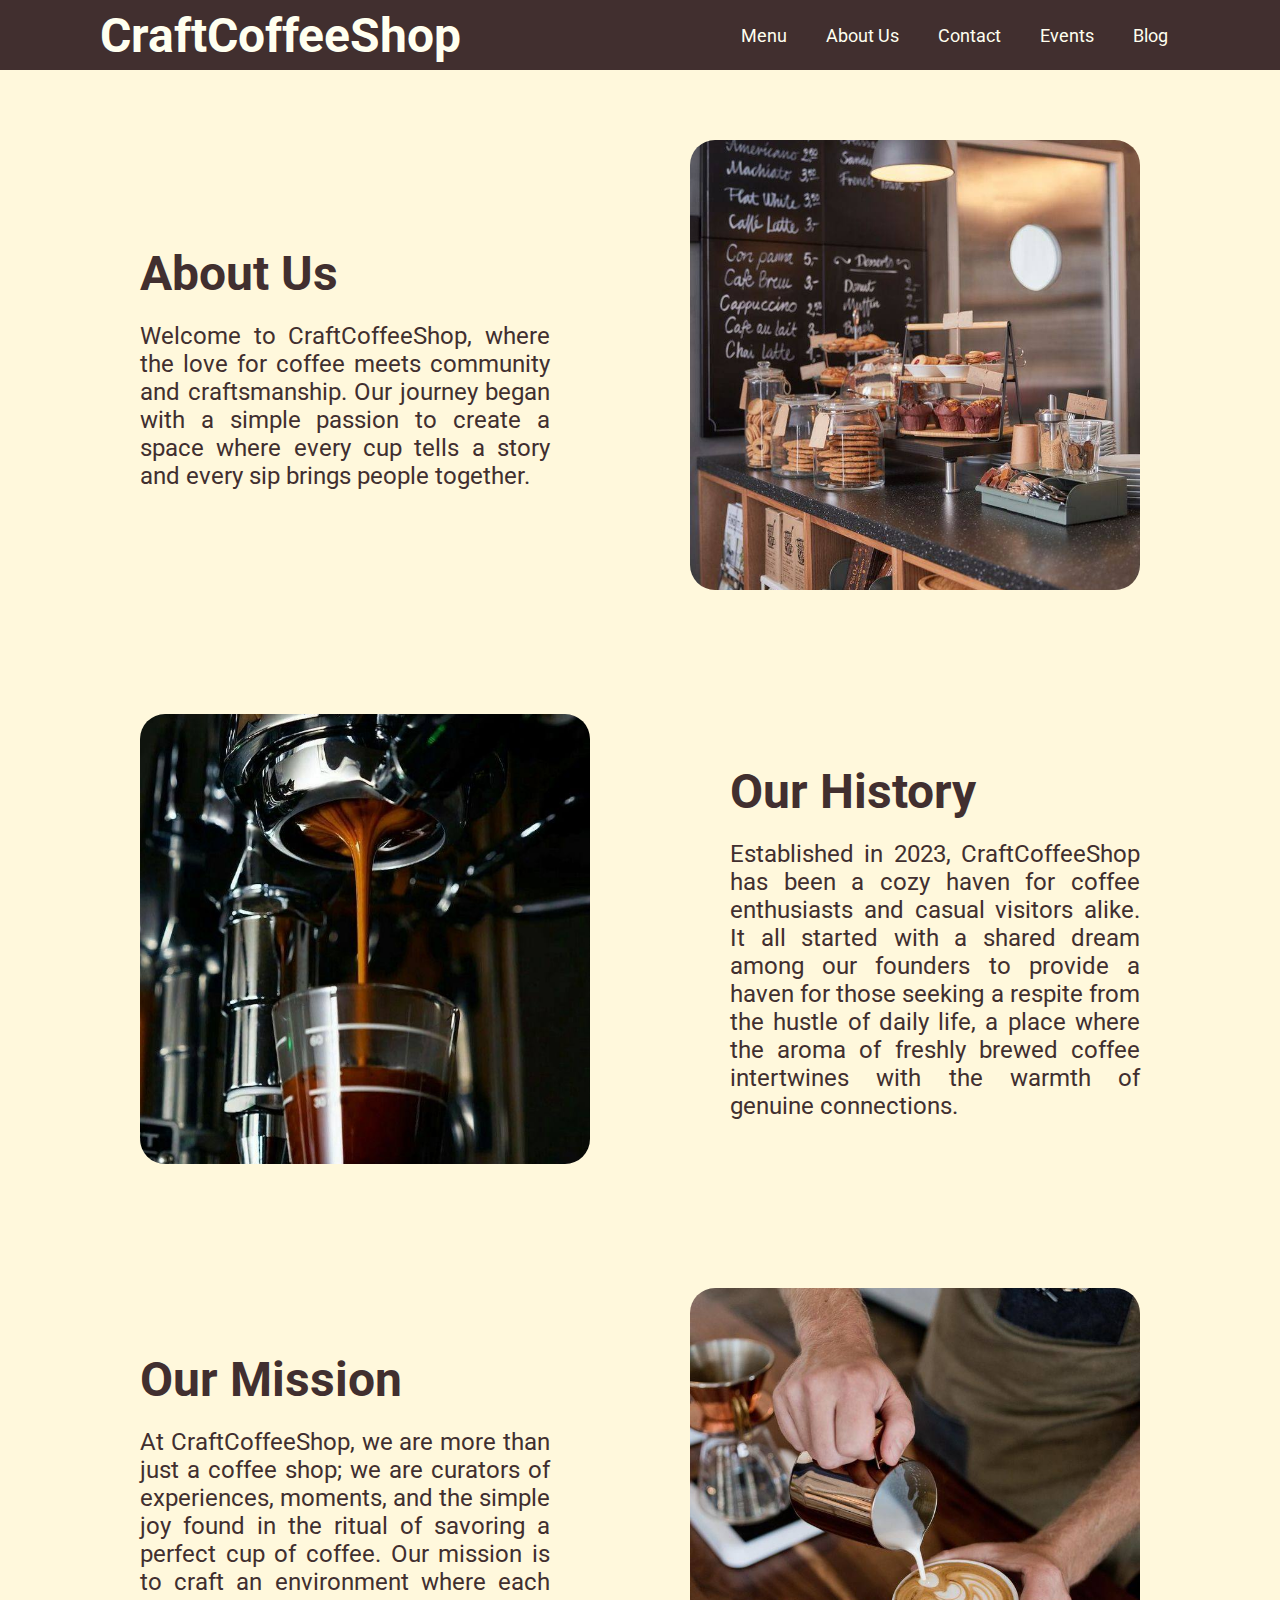
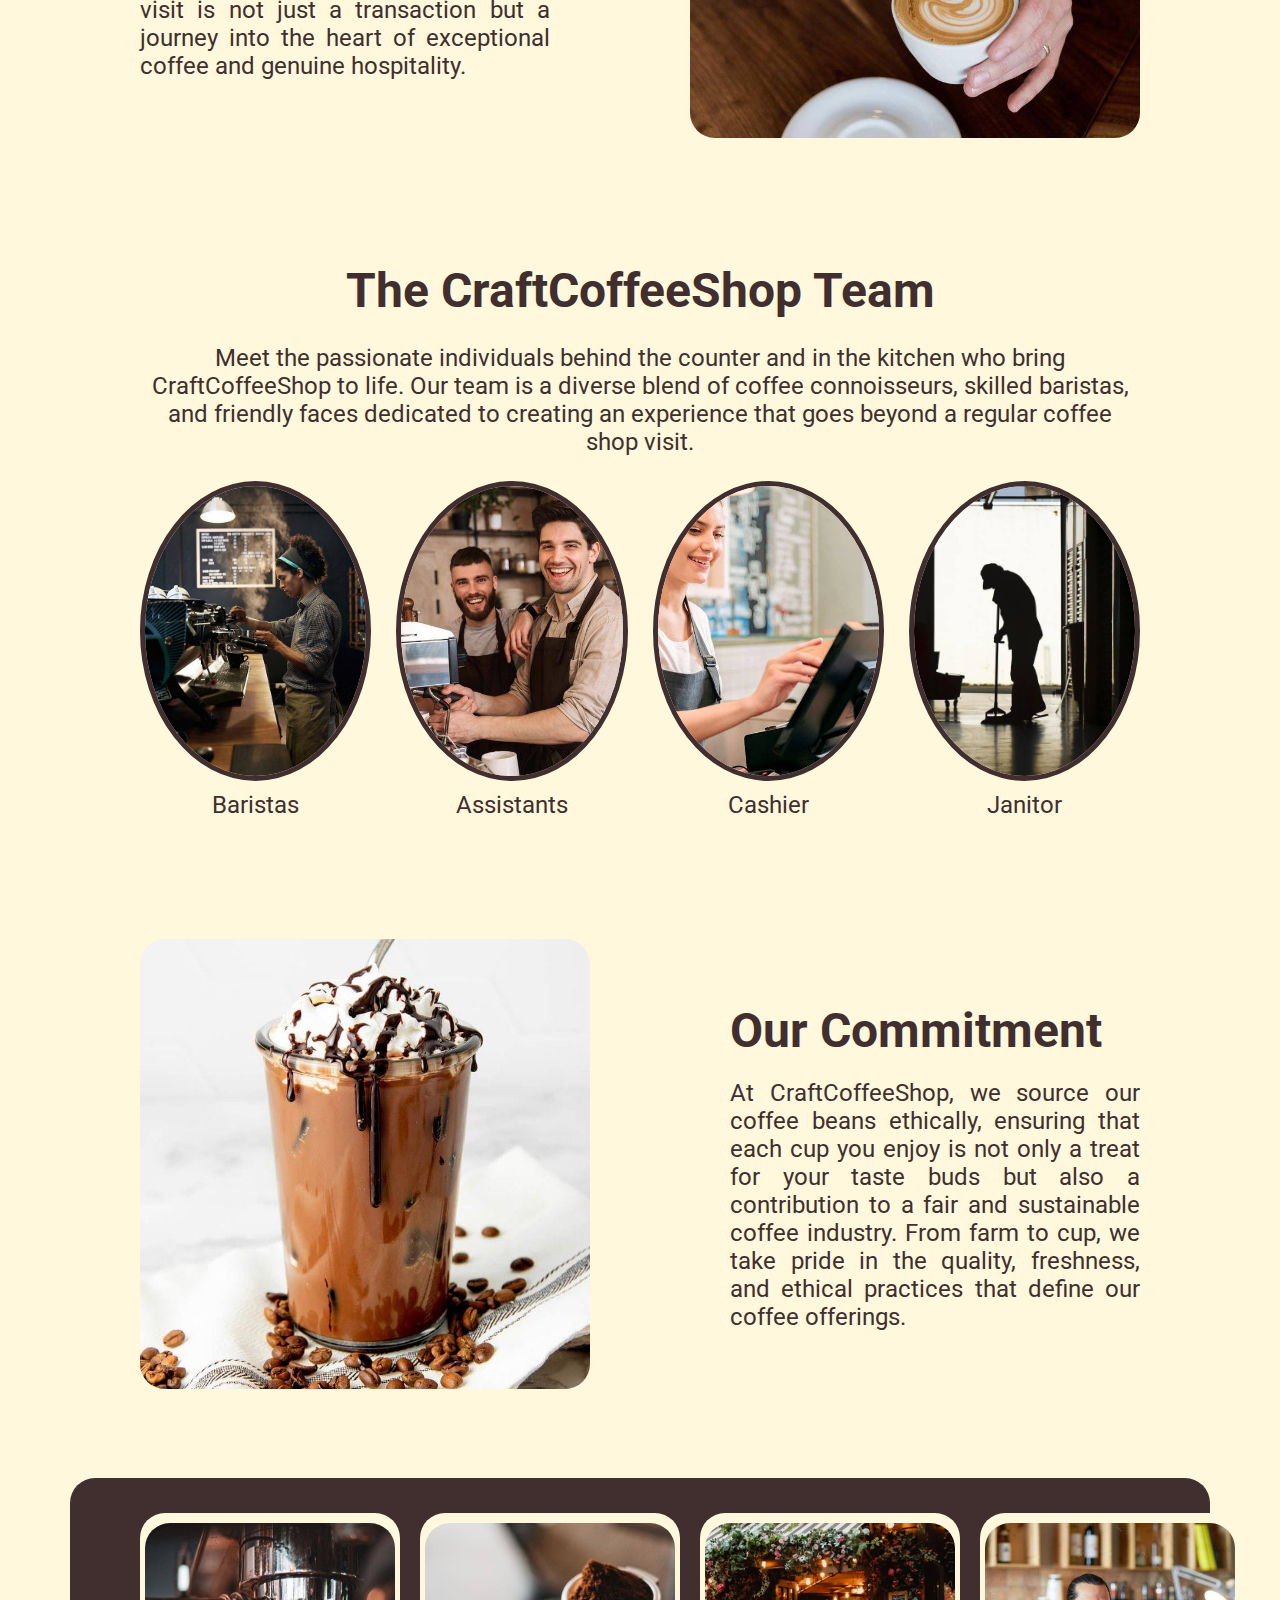
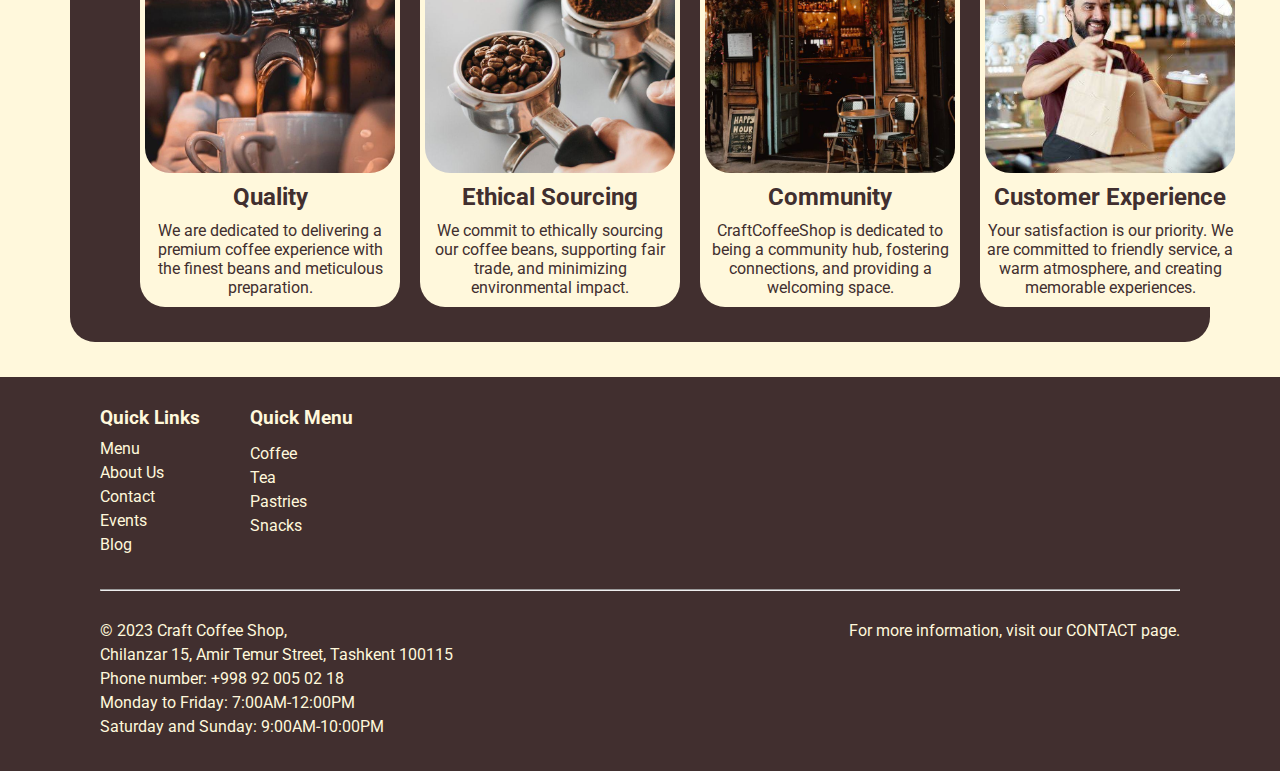
<file: htmls/about-us.html>
<!DOCTYPE html>
<html lang="en">

<head>
    <meta charset="UTF-8">
    <meta http-equiv="X-UA-Compatible" content="IE=edge">
    <meta name="viewport" content="width=device-width, initial-scale=1.0">
    <title>CCS - About Us</title>
    <!-- Page icon -->
    <link rel="icon" href="../icons/coffee-cup_1047462.png">
    <!-- Links to CSS -->
    <link rel="stylesheet" href="../Styles/home.css">
    <link rel="stylesheet" href="../Styles/about-us.css">
    <!-- Fonts and Icons -->
    <link rel="preconnect" href="https://fonts.googleapis.com">
    <link rel="preconnect" href="https://fonts.gstatic.com" crossorigin>
    <link
        href="https://fonts.googleapis.com/css2?family=Roboto:ital,wght@0,100;0,300;0,400;0,500;0,700;0,900;1,100;1,300;1,400;1,500;1,700;1,900&display=swap"
        rel="stylesheet">
    <link rel="stylesheet" href="https://cdnjs.cloudflare.com/ajax/libs/font-awesome/6.4.2/css/all.min.css"
        integrity="sha512-z3gLpd7yknf1YoNbCzqRKc4qyor8gaKU1qmn+CShxbuBusANI9QpRohGBreCFkKxLhei6S9CQXFEbbKuqLg0DA=="
        crossorigin="anonymous" referrerpolicy="no-referrer" />

</head>

<body>

    <!-- Header Section - Navigation Bar -->

    <nav class="navbar">
        <div class="navbar-logo">
            <a href="../index.html">
                <h1>CraftCoffeeShop</h1>
            </a>
        </div>
        <div class="navbar-items">
            <ul>
                <li><a href="./menu.html">Menu</a></li>
                <li><a href="#">About Us</a></li>
                <li><a href="./contact.html">Contact</a></li>
                <li><a href="./events.html">Events</a></li>
                <li><a href="./blog.html">Blog</a></li>
            </ul>
            <i class="fa-solid fa-bars"></i>
        </div>
    </nav>

    <!-- Main -->
    <main>
        <section class="about-us">
            <div class="about-us-content">
                <h1>About Us</h1>
                <p>Welcome to CraftCoffeeShop, where the love for coffee meets community and craftsmanship. Our
                    journey began with a simple passion to create a space where every cup tells a story and every sip
                    brings people together.</p>
            </div>
            <div class="about-us-image">
                <img src="../images/about-us.jpg" alt="About Us">
            </div>
        </section>
        <section class="our-history">
            <div class="our-history-image">
                <img src="../images/our-history.jpg" alt="Coffee">
            </div>
            <div class="our-history-content">
                <h1>Our History</h1>
                <p>Established in 2023, CraftCoffeeShop has been a cozy haven for coffee enthusiasts and casual
                    visitors alike. It all started with a shared dream among our founders to provide a haven for those
                    seeking a respite from the hustle of daily life, a place where the aroma of freshly brewed coffee
                    intertwines with the warmth of genuine connections.</p>
            </div>
        </section>
        <section class="our-mission">
            <div class="our-mission-content">
                <h1>Our Mission</h1>
                <p>At CraftCoffeeShop, we are more than just a coffee shop; we are curators of experiences, moments,
                    and the simple joy found in the ritual of savoring a perfect cup of coffee. Our mission is to craft
                    an environment where each visit is not just a transaction but a journey into the heart of
                    exceptional coffee and genuine hospitality.</p>
            </div>
            <div class="our-mission-image">
                <img src="../images/our-mission.jpg" alt="Coffee">
            </div>
        </section>
        <section class="team">
            <h1>The CraftCoffeeShop Team</h1>
            <p>Meet the passionate individuals behind the counter and in the kitchen who bring CraftCoffeeShop to
                life. Our team is a diverse blend of coffee connoisseurs, skilled baristas, and friendly faces dedicated
                to creating an experience that goes beyond a regular coffee shop visit.</p>
            <div class="team-container">
                <div class="team-container-cards">
                    <img src="../images/baristas.jpg" alt="Barista">
                    <span>Baristas</span>
                </div>
                <div class="team-container-cards">
                    <img src="../images/assistants.jpg" alt="Assistants">
                    <span>Assistants</span>
                </div>
                <div class="team-container-cards">
                    <img src="../images/cashier.jpg" alt="Cashier">
                    <span>Cashier</span>
                </div>
                <div class="team-container-cards">
                    <img src="../images/janitor.jpg" alt="Janitor">
                    <span>Janitor</span>
                </div>
            </div>
        </section>
        <section class="our-commitment">
            <div class="our-commitment-image">
                <img src="../images/our-commitment.jpg" alt="Coffee">
            </div>
            <div class="our-commitment-content">
                <h1>Our Commitment</h1>
                <p>At CraftCoffeeShop, we source our coffee beans ethically, ensuring that each cup you enjoy is not
                    only a treat for your taste buds but also a contribution to a fair and sustainable coffee industry.
                    From farm to cup, we take pride in the quality, freshness, and ethical practices that define our
                    coffee offerings.</p>
            </div>
        </section>
        <section class="our-commitment-container">
            <div class="our-commitment-container-cards">
                <img src="../images/quality.jpg" alt="Quality">
                <h1>Quality</h1>
                <p>We are dedicated to delivering a premium coffee experience with the finest beans and meticulous
                    preparation.</p>
            </div>
            <div class="our-commitment-container-cards">
                <img src="../images/ethical.jpg" alt="Ethical Sourcing">
                <h1>Ethical Sourcing</h1>
                <p>We commit to ethically sourcing our coffee beans, supporting fair trade, and minimizing environmental
                    impact.</p>
            </div>
            <div class="our-commitment-container-cards">
                <img src="../images/community.jpg" alt="Community">
                <h1>Community</h1>
                <p>CraftCoffeeShop is dedicated to being a community hub, fostering connections, and providing a
                    welcoming space.</p>
            </div>
            <div class="our-commitment-container-cards">
                <img src="../images/customer.jpg" alt="Customer Experience">
                <h1>Customer Experience</h1>
                <p>Your satisfaction is our priority. We are committed to friendly service, a warm atmosphere, and
                    creating memorable experiences.</p>
            </div>
        </section>
    </main>

    <!-- Footer -->

    <footer>

        <!-- Footer - Top -->

        <section class="footer-top">
            <div class="footer-top-left">
                <div class="footer-top-left-qlinks">
                    <h3>Quick Links</h3>
                    <ul>
                        <li><a href="./menu.html">Menu</a></li>
                        <li><a href="#">About Us</a></li>
                        <li><a href="./contact.html">Contact</a></li>
                        <li><a href="./events.html">Events</a></li>
                        <li><a href="./blog.html">Blog</a></li>
                    </ul>
                </div>
                <div class="footer-top-left-fmenu">
                    <h3>Quick Menu</h3>
                    <a href="./menu.html#coffee"><span>Coffee</span></a>
                    <a href="./menu.html#tea"><span>Tea</span></a>
                    <a href="./menu.html#pastries"><span>Pastries</span></a>
                    <a href="./menu.html#snacks"><span>Snacks</span></a>
                </div>
            </div>
            <div class="footer-top-right">
                <a href="#"><i class="fa-brands fa-telegram"></i></a>
                <a href="#"><i class="fa-brands fa-instagram"></i></a>
                <a href="#"><i class="fa-brands fa-facebook"></i></a>
                <a href="#"><i class="fa-brands fa-tiktok"></i></a>
                <a href="#"><i class="fa-brands fa-youtube"></i></a>
            </div>
        </section>

        <hr>

        <!-- Footer - Bottom -->

        <section class="footer-bottom">
            <div class="footer-bottom-left">
                <p>&copy; 2023 Craft Coffee Shop,</p>
                <p>Chilanzar 15, Amir Temur Street, Tashkent 100115</p>
                <p>Phone number: +998 92 005 02 18</p>
                <p>Monday to Friday: 7:00AM-12:00PM</p>
                <p>Saturday and Sunday: 9:00AM-10:00PM</p>
            </div>
            <div class="footer-bottom-right">
                <p>For more information, visit our <a href="./contact.html">contact</a> page.</p>
            </div>
        </section>
    </footer>

</body>

</html>
</file>
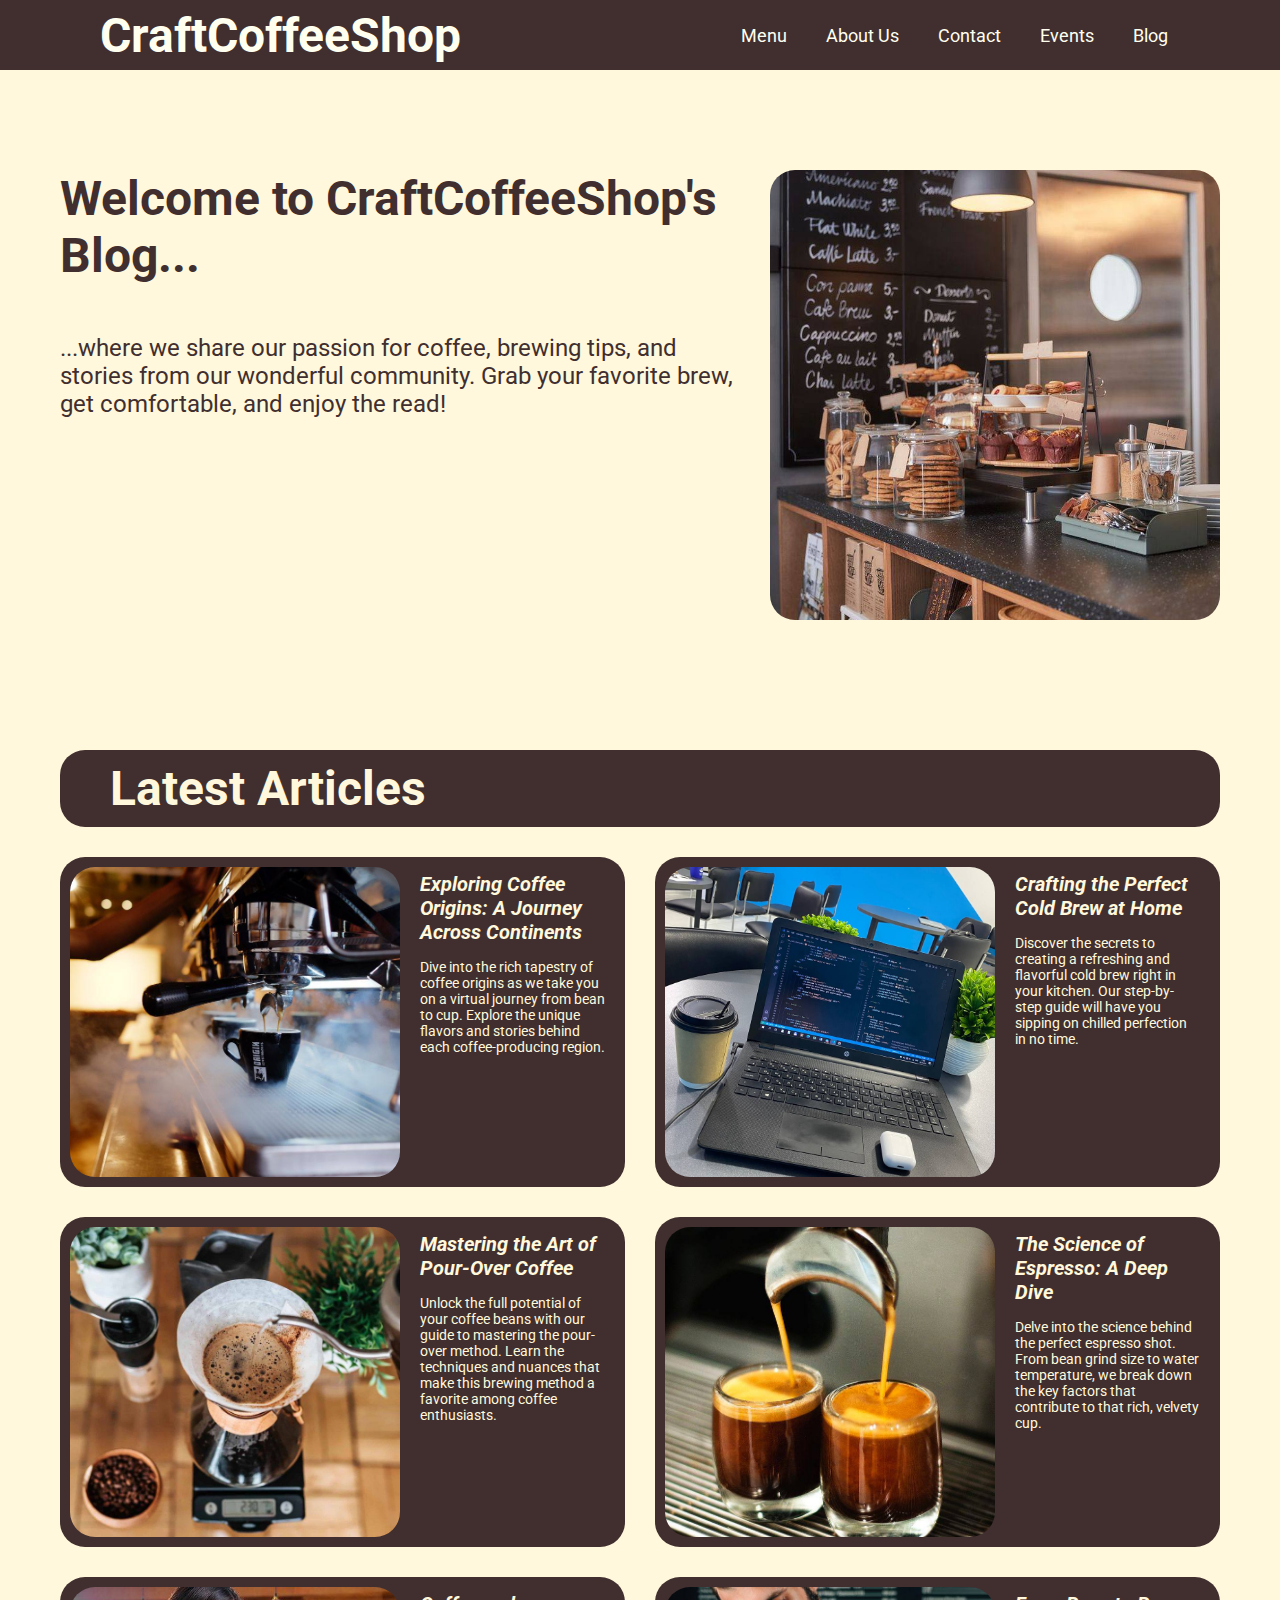
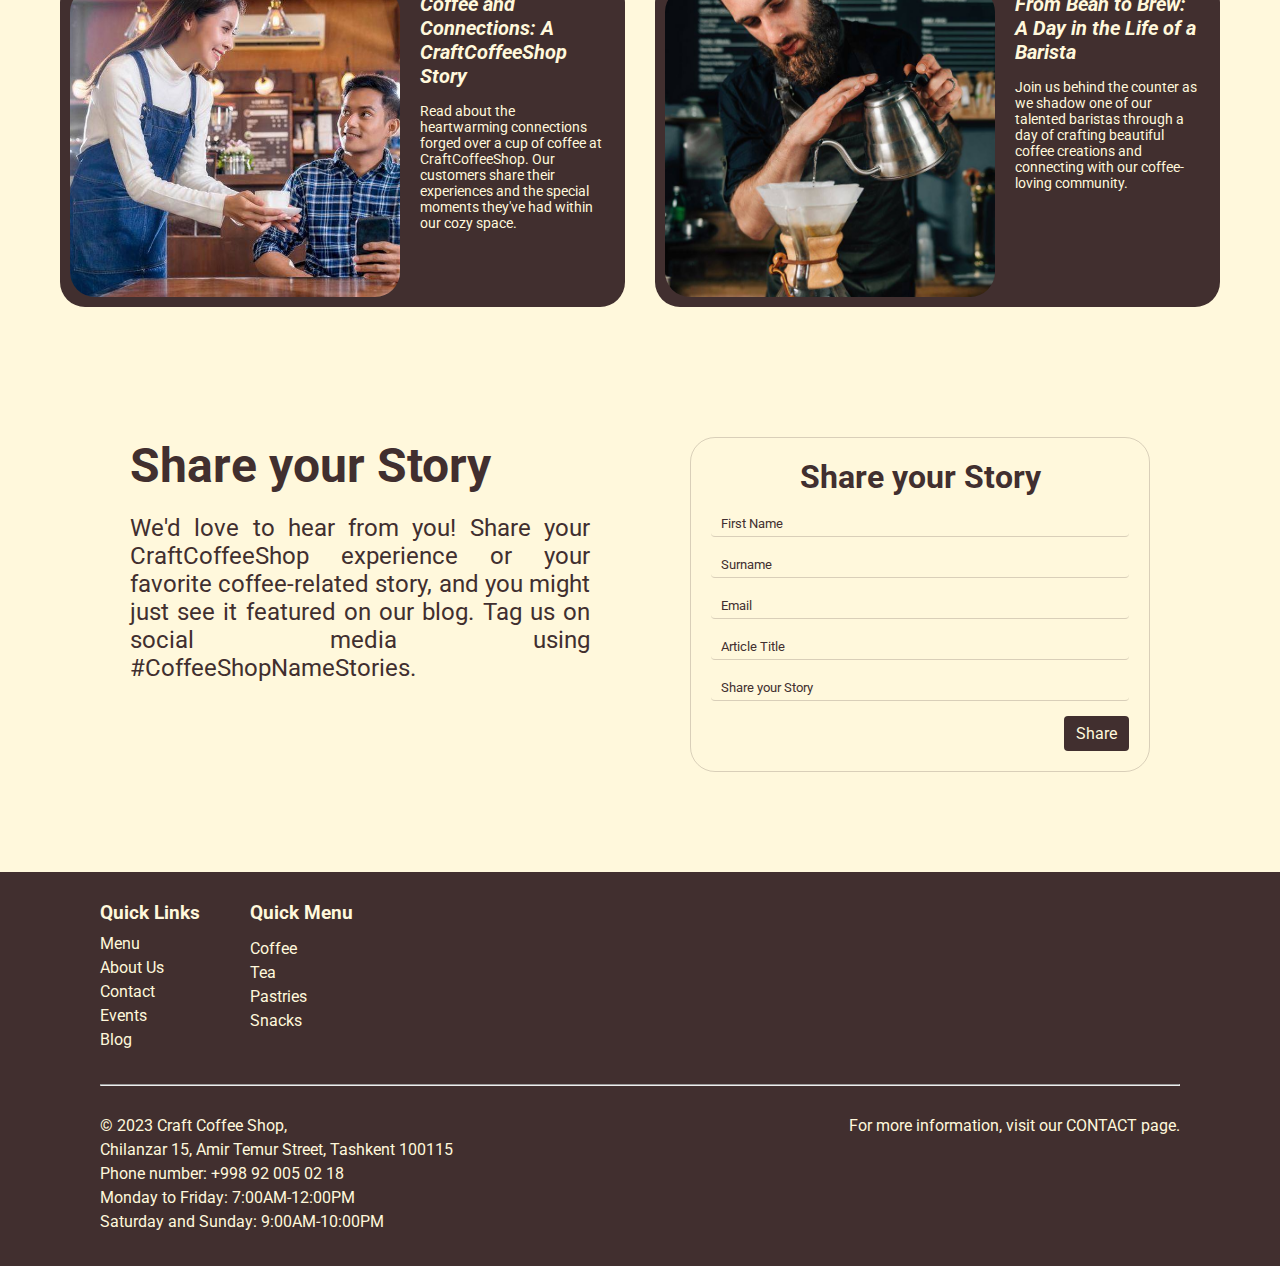
<file: htmls/blog.html>
<!DOCTYPE html>
<html lang="en">

<head>
    <meta charset="UTF-8">
    <meta http-equiv="X-UA-Compatible" content="IE=edge">
    <meta name="viewport" content="width=device-width, initial-scale=1.0">
    <title>CCS - Blog</title>
    <!-- Page icon -->
    <link rel="icon" href="../icons/coffee-cup_1047462.png">
    <!-- Links to CSS -->
    <link rel="stylesheet" href="../Styles/home.css">
    <link rel="stylesheet" href="../Styles/blog.css">
    <!-- Fonts and Icons -->
    <link rel="preconnect" href="https://fonts.googleapis.com">
    <link rel="preconnect" href="https://fonts.gstatic.com" crossorigin>
    <link
        href="https://fonts.googleapis.com/css2?family=Roboto:ital,wght@0,100;0,300;0,400;0,500;0,700;0,900;1,100;1,300;1,400;1,500;1,700;1,900&display=swap"
        rel="stylesheet">
    <link rel="stylesheet" href="https://cdnjs.cloudflare.com/ajax/libs/font-awesome/6.4.2/css/all.min.css"
        integrity="sha512-z3gLpd7yknf1YoNbCzqRKc4qyor8gaKU1qmn+CShxbuBusANI9QpRohGBreCFkKxLhei6S9CQXFEbbKuqLg0DA=="
        crossorigin="anonymous" referrerpolicy="no-referrer" />
</head>

<body>
    <!-- Header Section - Navigation Bar -->
    <nav class="navbar">
        <div class="navbar-logo">
            <a href="../index.html">
                <h1>CraftCoffeeShop</h1>
            </a>
        </div>
        <div class="navbar-items">
            <ul>
                <li><a href="./menu.html">Menu</a></li>
                <li><a href="./about-us.html">About Us</a></li>
                <li><a href="./contact.html">Contact</a></li>
                <li><a href="./events.html">Events</a></li>
                <li><a href="#">Blog</a></li>
            </ul>
            <i class="fa-solid fa-bars"></i>
        </div>
    </nav>

    <!-- Main -->
    <main>
        <!-- Blog Header -->
        <section class="blog">
            <div class="blog-content">
                <h1>Welcome to CraftCoffeeShop's Blog...</h1>
                <p>...where we share our passion for coffee, brewing tips, and stories from our wonderful community.
                    Grab
                    your favorite brew, get comfortable, and enjoy the read!</p>
            </div>
            <div class="blog-image">
                <img src="../images/about-us.jpg" alt="">
            </div>
        </section>
        <!-- Articles -->
        <section class="articles">
            <section class="articles-header">
                <h1>Latest Articles</h1>
            </section>
            <section class="articles-container">
                <div class="articles-container-cards">
                    <div class="articles-container-cards-image">
                        <img src="../images/articles1.jpg" alt="Article images">
                    </div>
                    <div class="articles-container-cards-content">
                        <h3><i>Exploring Coffee Origins: A Journey Across Continents</i></h3>
                        <p>Dive into the rich tapestry of coffee origins as we take you on a virtual journey from bean
                            to cup.
                            Explore the unique flavors and stories behind each coffee-producing region.</p>
                        <!-- <button>Read more...</button> -->
                    </div>
                </div>
                <div class="articles-container-cards">
                    <div class="articles-container-cards-image">
                        <img src="../images/articles2.jpg" alt="Article images">
                    </div>
                    <div class="articles-container-cards-content">
                        <h3><i>Crafting the Perfect Cold Brew at Home</i></h3>
                        <p>Discover the secrets to creating a refreshing and flavorful cold brew right in your kitchen.
                            Our step-by-step guide will have you sipping on chilled perfection in no time.</p>
                        <!-- <button>Read more...</button> -->
                    </div>
                </div>
                <div class="articles-container-cards">
                    <div class="articles-container-cards-image">
                        <img src="../images/articles3.jpg" alt="Article images">
                    </div>
                    <div class="articles-container-cards-content">
                        <h3><i>Mastering the Art of Pour-Over Coffee</i></h3>
                        <p>Unlock the full potential of your coffee beans with our guide to mastering the pour-over
                            method. Learn the techniques and nuances that make this brewing method a favorite among
                            coffee enthusiasts.</p>
                        <!-- <button>Read more...</button> -->
                    </div>
                </div>
                <div class="articles-container-cards">
                    <div class="articles-container-cards-image">
                        <img src="../images/articles4.jpg" alt="Article images">
                    </div>
                    <div class="articles-container-cards-content">
                        <h3><i>The Science of Espresso: A Deep Dive</i></h3>
                        <p>Delve into the science behind the perfect espresso shot. From bean grind size to water
                            temperature, we break down the key factors that contribute to that rich, velvety cup.</p>
                        <!-- <button>Read more...</button> -->
                    </div>
                </div>
                <div class="articles-container-cards">
                    <div class="articles-container-cards-image">
                        <img src="../images/articles5.jpg" alt="Article images">
                    </div>
                    <div class="articles-container-cards-content">
                        <h3><i>Coffee and Connections: A CraftCoffeeShop Story</i></h3>
                        <p>Read about the heartwarming connections forged over a cup of coffee at CraftCoffeeShop.
                            Our customers share their experiences and the special moments they've had within our cozy
                            space.</p>
                        <!-- <button>Read more...</button> -->
                    </div>
                </div>
                <div class="articles-container-cards">
                    <div class="articles-container-cards-image">
                        <img src="../images/articles6.jpg" alt="Article images">
                    </div>
                    <div class="articles-container-cards-content">
                        <h3><i>From Bean to Brew: A Day in the Life of a Barista</i></h3>
                        <p>Join us behind the counter as we shadow one of our talented baristas through a day of
                            crafting beautiful coffee creations and connecting with our coffee-loving community.</p>
                        <!-- <button>Read more...</button> -->
                    </div>
                </div>
            </section>
        </section>
        <!-- Share your story section -->
        <section class="share-your-story">
            <div class="content">
                <h1>Share your Story</h1>
                <p style="text-align: justify;">We'd love to hear from you! Share your CraftCoffeeShop experience or your favorite coffee-related
                    story, and you might just see it featured on our blog. Tag us on social media using
                    #CoffeeShopNameStories.</p>
            </div>
            <div class="form">
                <h1 style="align-self: center;">Share your Story</h1>
                <input type="text" placeholder="First Name">
                <input type="text" placeholder="Surname">
                <input type="email" placeholder="Email">
                <input type="text" placeholder="Article Title">
                <input type="text" placeholder="Share your Story">
                <button>Share</button>
            </div>
        </section>
    </main>

    <!-- Footer -->
    <footer>
        <!-- Footer - Top -->
        <section class="footer-top">
            <div class="footer-top-left">
                <div class="footer-top-left-qlinks">
                    <h3>Quick Links</h3>
                    <ul>
                        <li><a href="./menu.html">Menu</a></li>
                        <li><a href="./about-us.html">About Us</a></li>
                        <li><a href="./contact.html">Contact</a></li>
                        <li><a href="./events.html">Events</a></li>
                        <li><a href="./blog.html">Blog</a></li>
                    </ul>
                </div>
                <div class="footer-top-left-fmenu">
                    <h3>Quick Menu</h3>
                    <a href="./menu.html#coffee"><span>Coffee</span></a>
                    <a href="./menu.html#tea"><span>Tea</span></a>
                    <a href="./menu.html#pastries"><span>Pastries</span></a>
                    <a href="./menu.html#snacks"><span>Snacks</span></a>
                </div>
            </div>
            <div class="footer-top-right">
                <a href="#"><i class="fa-brands fa-telegram"></i></a>
                <a href="#"><i class="fa-brands fa-instagram"></i></a>
                <a href="#"><i class="fa-brands fa-facebook"></i></a>
                <a href="#"><i class="fa-brands fa-tiktok"></i></a>
                <a href="#"><i class="fa-brands fa-youtube"></i></a>
            </div>
        </section>
        <hr>
        <!-- Footer - Bottom -->
        <section class="footer-bottom">
            <div class="footer-bottom-left">
                <p>&copy; 2023 Craft Coffee Shop,</p>
                <p>Chilanzar 15, Amir Temur Street, Tashkent 100115</p>
                <p>Phone number: +998 92 005 02 18</p>
                <p>Monday to Friday: 7:00AM-12:00PM</p>
                <p>Saturday and Sunday: 9:00AM-10:00PM</p>
            </div>
            <div class="footer-bottom-right">
                <p>For more information, visit our <a href="./contact.html">contact</a> page.</p>
            </div>
        </section>
    </footer>
</body>

</html>
</file>
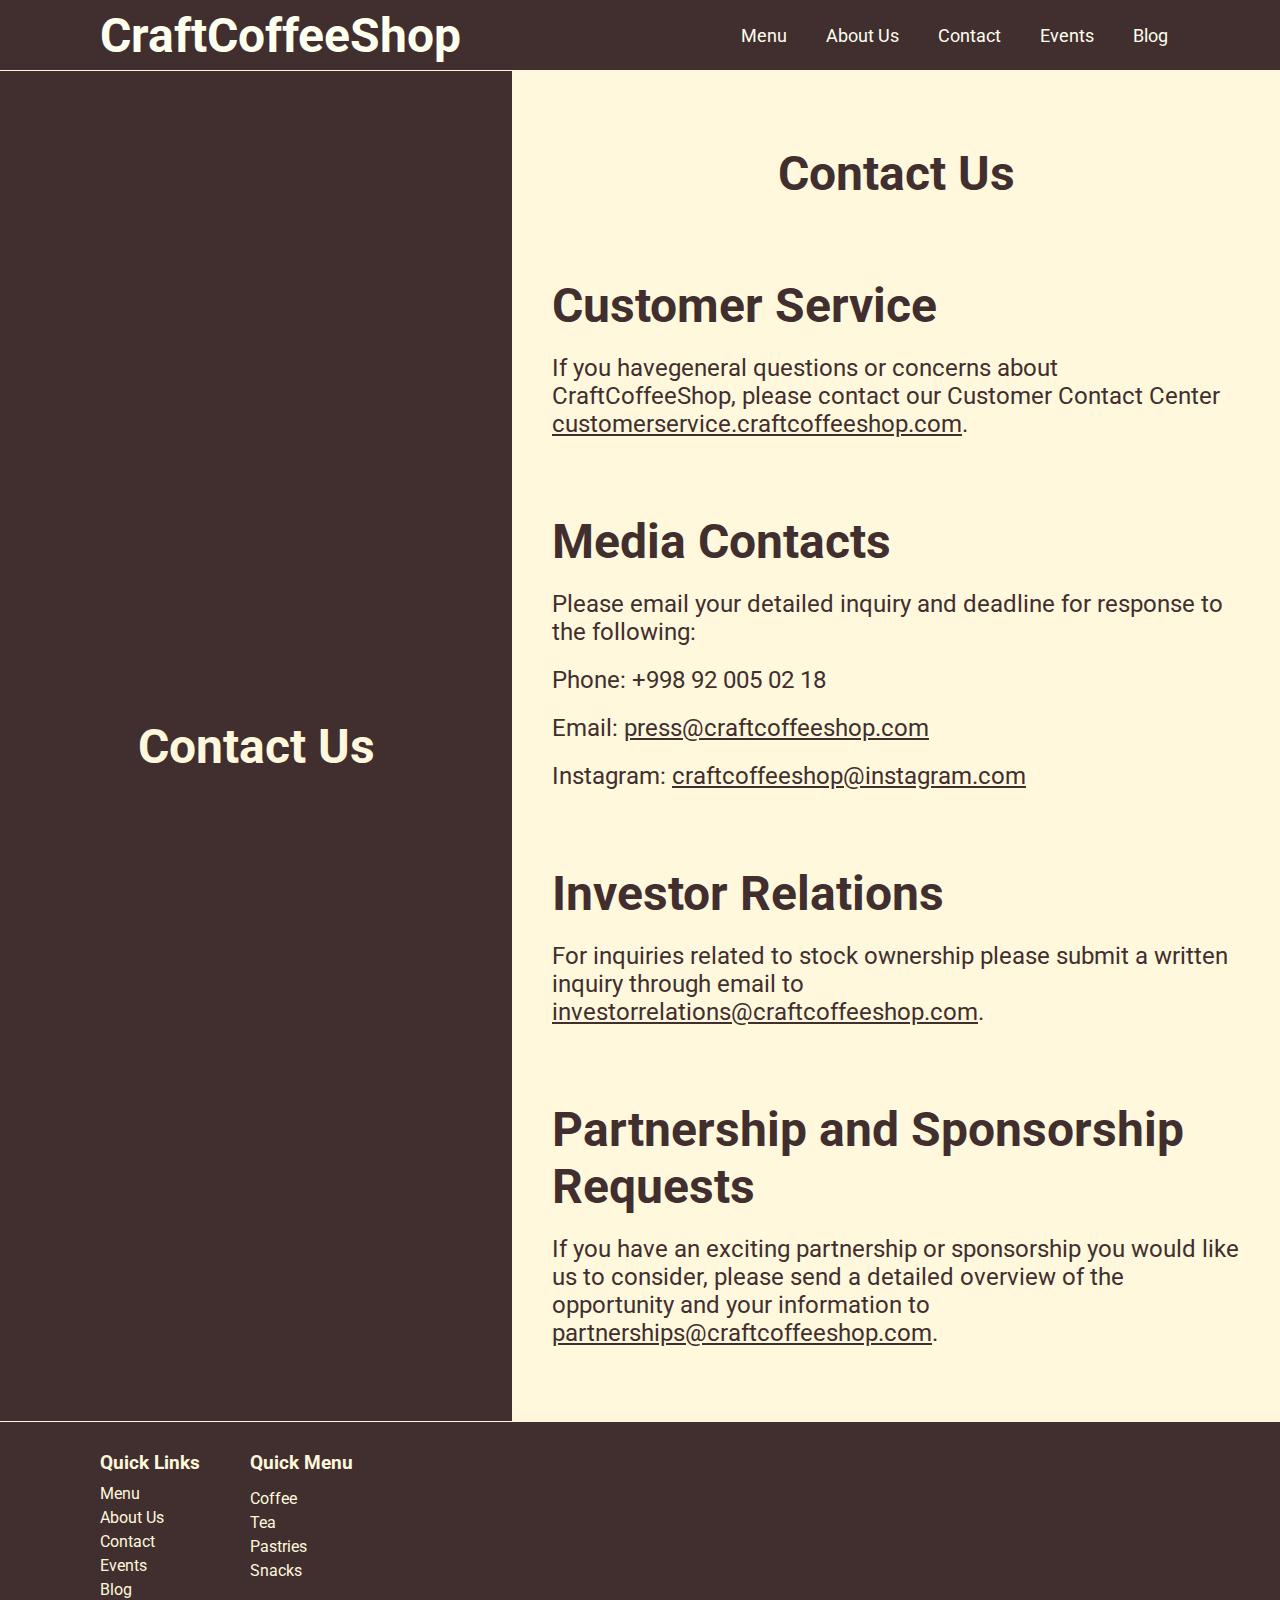
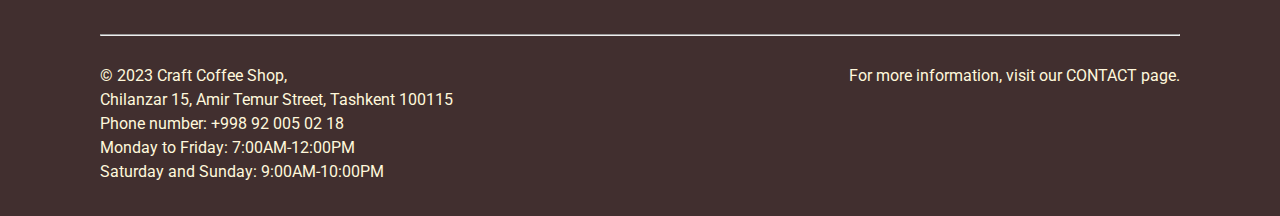
<file: htmls/contact.html>
<!DOCTYPE html>
<html lang="en">

<head>
    <meta charset="UTF-8">
    <meta http-equiv="X-UA-Compatible" content="IE=edge">
    <meta name="viewport" content="width=device-width, initial-scale=1.0">
    <title>CCS - Contact</title>
    <!-- Page icon -->
    <link rel="icon" href="../icons/coffee-cup_1047462.png">
    <!-- Links to CSS -->
    <link rel="stylesheet" href="../Styles/home.css">
    <link rel="stylesheet" href="../Styles/contact.css">
    <!-- Fonts and Icons -->
    <link rel="preconnect" href="https://fonts.googleapis.com">
    <link rel="preconnect" href="https://fonts.gstatic.com" crossorigin>
    <link
        href="https://fonts.googleapis.com/css2?family=Roboto:ital,wght@0,100;0,300;0,400;0,500;0,700;0,900;1,100;1,300;1,400;1,500;1,700;1,900&display=swap"
        rel="stylesheet">
    <link rel="stylesheet" href="https://cdnjs.cloudflare.com/ajax/libs/font-awesome/6.4.2/css/all.min.css"
        integrity="sha512-z3gLpd7yknf1YoNbCzqRKc4qyor8gaKU1qmn+CShxbuBusANI9QpRohGBreCFkKxLhei6S9CQXFEbbKuqLg0DA=="
        crossorigin="anonymous" referrerpolicy="no-referrer" />
</head>

<body>

    <!-- Header Section - Navigation Bar -->

    <nav class="navbar">
        <div class="navbar-logo">
            <a href="../index.html">
                <h1>CraftCoffeeShop</h1>
            </a>
        </div>
        <div class="navbar-items">
            <ul>
                <li><a href="./menu.html">Menu</a></li>
                <li><a href="./about-us.html">About Us</a></li>
                <li><a href="#">Contact</a></li>
                <li><a href="./events.html">Events</a></li>
                <li><a href="./blog.html">Blog</a></li>
            </ul>
            <i class="fa-solid fa-bars"></i>
        </div>
    </nav>

    <!-- Main -->

    <main>
        <aside>
            <h1>Contact Us</h1>
        </aside>
        <div class="contact-us">
            <h1 style="text-align: center;">Contact Us</h1>
            <div class="contact-us-sections">
                <h1>Customer Service</h1>
                <p>If you havegeneral questions or concerns about CraftCoffeeShop, please contact our Customer Contact
                    Center
                    <span>customerservice.craftcoffeeshop.com</span>.
                </p>
            </div>
            <div class="contact-us-sections">
                <h1>Media Contacts</h1>
                <p>Please email your detailed inquiry and deadline for response to the following:</p>
                <p>Phone: +998 92 005 02 18</p>
                <p>Email: <span>press@craftcoffeeshop.com</span></p>
                <p>Instagram: <span>craftcoffeeshop@instagram.com</span></p>
            </div>
            <div class="contact-us-sections">
                <h1>Investor Relations</h1>
                <p>For inquiries related to stock ownership please submit a written inquiry through email to
                    <span>investorrelations@craftcoffeeshop.com</span>.
                </p>
            </div>
            <div class="contact-us-sections">
                <h1>Partnership and Sponsorship Requests</h1>
                <p>If you have an exciting partnership or sponsorship you would like us to consider, please send a
                    detailed
                    overview of the opportunity and your information to <span>partnerships@craftcoffeeshop.com</span>.
                </p>
            </div>
        </div>
    </main>

    <!-- Footer -->

    <footer>

        <!-- Footer - Top -->

        <section class="footer-top">
            <div class="footer-top-left">
                <div class="footer-top-left-qlinks">
                    <h3>Quick Links</h3>
                    <ul>
                        <li><a href="./menu.html">Menu</a></li>
                        <li><a href="./about-us.html">About Us</a></li>
                        <li><a href="./contact.html">Contact</a></li>
                        <li><a href="./events.html">Events</a></li>
                        <li><a href="./blog.html">Blog</a></li>
                    </ul>
                </div>
                <div class="footer-top-left-fmenu">
                    <h3>Quick Menu</h3>
                    <a href="./menu.html#coffee"><span>Coffee</span></a>
                    <a href="./menu.html#tea"><span>Tea</span></a>
                    <a href="./menu.html#pastries"><span>Pastries</span></a>
                    <a href="./menu.html#snacks"><span>Snacks</span></a>
                </div>
            </div>
            <div class="footer-top-right">
                <a href="#"><i class="fa-brands fa-telegram"></i></a>
                <a href="#"><i class="fa-brands fa-instagram"></i></a>
                <a href="#"><i class="fa-brands fa-facebook"></i></a>
                <a href="#"><i class="fa-brands fa-tiktok"></i></a>
                <a href="#"><i class="fa-brands fa-youtube"></i></a>
            </div>
        </section>

        <hr>

        <!-- Footer - Bottom -->

        <section class="footer-bottom">
            <div class="footer-bottom-left">
                <p>&copy; 2023 Craft Coffee Shop,</p>
                <p>Chilanzar 15, Amir Temur Street, Tashkent 100115</p>
                <p>Phone number: +998 92 005 02 18</p>
                <p>Monday to Friday: 7:00AM-12:00PM</p>
                <p>Saturday and Sunday: 9:00AM-10:00PM</p>
            </div>
            <div class="footer-bottom-right">
                <p>For more information, visit our <a href="./contact.html">contact</a> page.</p>
            </div>
        </section>
    </footer>
</body>

</html>
</file>
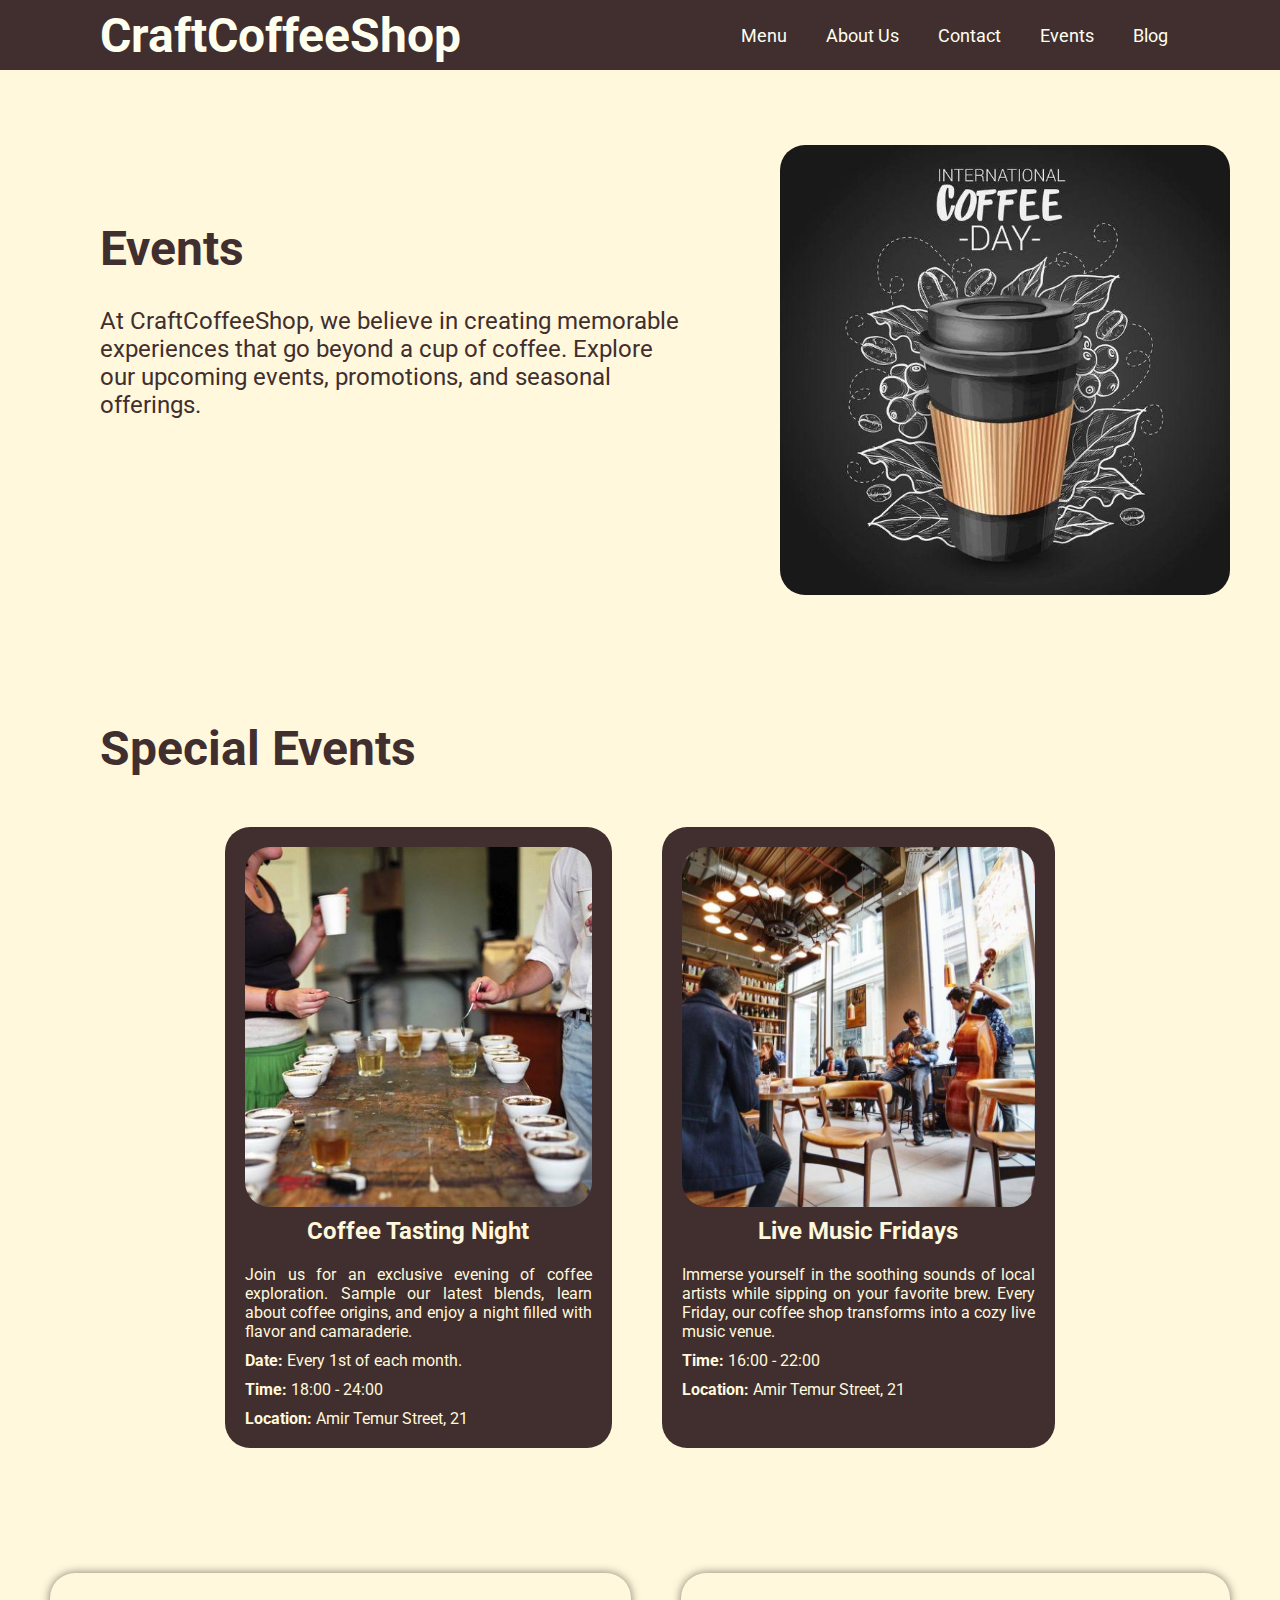
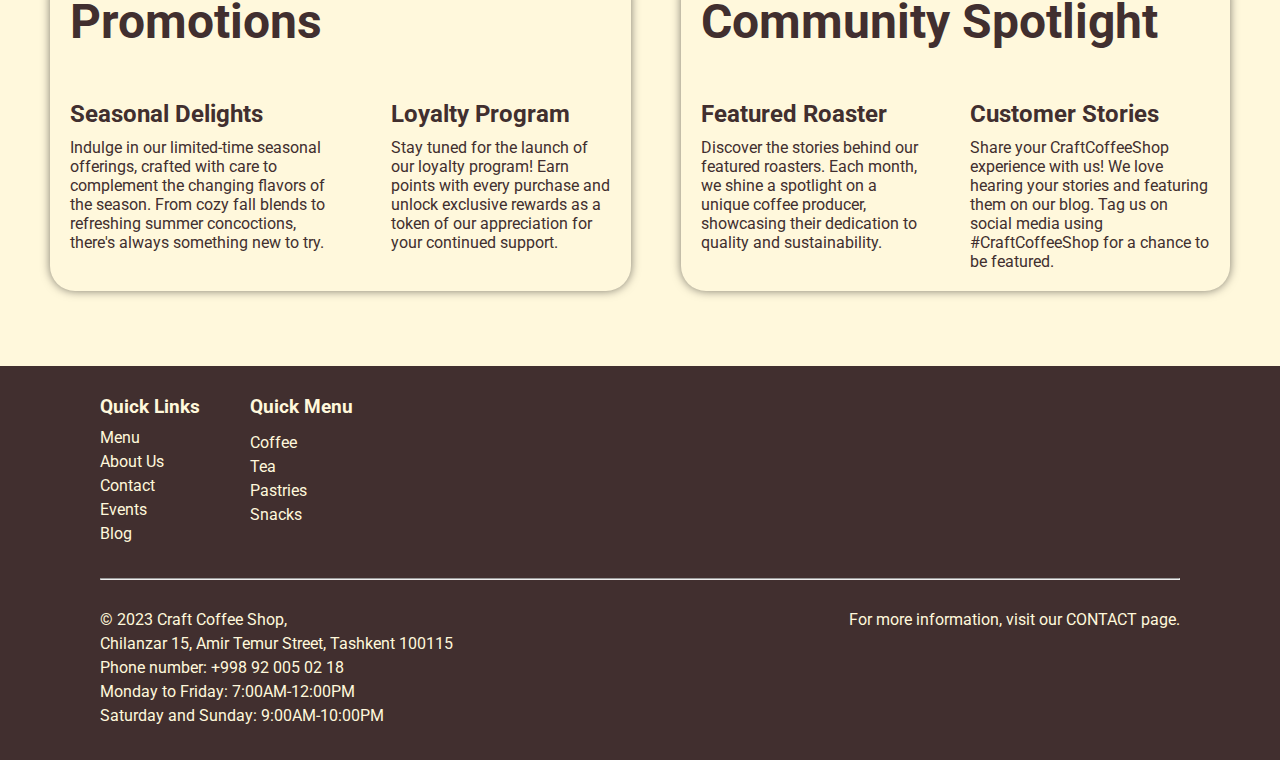
<file: htmls/events.html>
<!DOCTYPE html>
<html lang="en">

<head>
    <meta charset="UTF-8">
    <meta http-equiv="X-UA-Compatible" content="IE=edge">
    <meta name="viewport" content="width=device-width, initial-scale=1.0">
    <title>CCS - Events</title>
    <!-- Page icon -->
    <link rel="icon" href="../icons/coffee-cup_1047462.png">
    <!-- Links to CSS -->
    <link rel="stylesheet" href="../Styles/home.css">
    <link rel="stylesheet" href="../Styles/events.css">
    <!-- Fonts and Icons -->
    <link rel="preconnect" href="https://fonts.googleapis.com">
    <link rel="preconnect" href="https://fonts.gstatic.com" crossorigin>
    <link
        href="https://fonts.googleapis.com/css2?family=Roboto:ital,wght@0,100;0,300;0,400;0,500;0,700;0,900;1,100;1,300;1,400;1,500;1,700;1,900&display=swap"
        rel="stylesheet">
    <link rel="stylesheet" href="https://cdnjs.cloudflare.com/ajax/libs/font-awesome/6.4.2/css/all.min.css"
        integrity="sha512-z3gLpd7yknf1YoNbCzqRKc4qyor8gaKU1qmn+CShxbuBusANI9QpRohGBreCFkKxLhei6S9CQXFEbbKuqLg0DA=="
        crossorigin="anonymous" referrerpolicy="no-referrer" />
</head>

<body>

    <!-- Header Section - Navigation Bar -->

    <nav class="navbar">
        <div class="navbar-logo">
            <a href="../index.html">
                <h1>CraftCoffeeShop</h1>
            </a>
        </div>
        <div class="navbar-items">
            <ul>
                <li><a href="./menu.html">Menu</a></li>
                <li><a href="./about-us.html">About Us</a></li>
                <li><a href="./contact.html">Contact</a></li>
                <li><a href="#">Events</a></li>
                <li><a href="./blog.html">Blog</a></li>
            </ul>
            <i class="fa-solid fa-bars"></i>
        </div>
    </nav>

    <!-- Main -->

    <main>
        <section class="events">
            <div class="events-content">
                <h1>Events</h1>
                <p>At CraftCoffeeShop, we believe in creating memorable experiences that go beyond a cup of coffee.
                    Explore our upcoming events, promotions, and seasonal offerings.</p>
            </div>
            <div class="events-image">
                <img src="../images/events.jpg" alt="Events">
            </div>
        </section>
        <section class="special-events">
            <h1>Special Events</h1>
            <div class="special-events-container">
                <div class="coffee-tasting-night">
                    <img src="../images/tasting-event.jpg" alt="Coffee Tasting Events">
                    <h3>Coffee Tasting Night</h3>
                    <p>Join us for an exclusive evening of coffee exploration. Sample our latest blends, learn about
                        coffee origins, and enjoy a night filled with flavor and camaraderie.</p>
                    <span><b>Date: </b>Every 1st of each month.</span>
                    <span><b>Time: </b>18:00 - 24:00</span>
                    <span><b>Location: </b>Amir Temur Street, 21</span>
                </div>
                <div class="live-music-fridays">
                    <img src="../images/livemusicevetn.jpg" alt="Live music Fridays">
                    <h3>Live Music Fridays</h3>
                    <p>Immerse yourself in the soothing sounds of local artists while sipping on your favorite brew.
                        Every Friday, our coffee shop transforms into a cozy live music venue.</p>
                    <span><b>Time: </b>16:00 - 22:00</span>
                    <span><b>Location: </b>Amir Temur Street, 21</span>
                </div>
            </div>
        </section>
        <section class="info-container">
            <section class="promotions">
                <h1>Promotions</h1>
                <div class="promotions-container">
                    <div class="seasonal-delights">
                        <h3>Seasonal Delights</h3>
                        <p>Indulge in our limited-time seasonal offerings, crafted with care to complement the changing
                            flavors
                            of the season. From cozy fall blends to refreshing summer concoctions, there's always something
                            new
                            to try.</p>
                    </div>
                    <div class="loyalty-program-launch">
                        <h3>Loyalty Program</h3>
                        <p>Stay tuned for the launch of our loyalty program! Earn points with every purchase and unlock
                            exclusive rewards as a token of our appreciation for your continued support.</p>
                    </div>
                </div>
            </section>
            <section class="community-spotlight">
                <h1>Community Spotlight</h1>
                <div class="community-spotlight-container">
                    <div class="community-spotlight-container-cards">
                        <h3>Featured Roaster</h3>
                        <p>Discover the stories behind our featured roasters. Each month, we shine a spotlight on a unique
                            coffee producer, showcasing their dedication to quality and sustainability.</p>
                    </div>
                    <div class="community-spotlight-container-cards">
                        <h3>Customer Stories</h3>
                        <p>Share your CraftCoffeeShop experience with us! We love hearing your stories and featuring them
                            on our blog. Tag us on social media using #CraftCoffeeShop for a chance to be featured.
                        </p>
                    </div>
                </div>
            </section>
        </section>
    </main>

    <!-- Footer -->

    <footer>

        <!-- Footer - Top -->

        <section class="footer-top">
            <div class="footer-top-left">
                <div class="footer-top-left-qlinks">
                    <h3>Quick Links</h3>
                    <ul>
                        <li><a href="./menu.html">Menu</a></li>
                        <li><a href="./about-us.html">About Us</a></li>
                        <li><a href="./contact.html">Contact</a></li>
                        <li><a href="./events.html">Events</a></li>
                        <li><a href="./blog.html">Blog</a></li>
                    </ul>
                </div>
                <div class="footer-top-left-fmenu">
                    <h3>Quick Menu</h3>
                    <a href="./menu.html#coffee"><span>Coffee</span></a>
                    <a href="./menu.html#tea"><span>Tea</span></a>
                    <a href="./menu.html#pastries"><span>Pastries</span></a>
                    <a href="./menu.html#snacks"><span>Snacks</span></a>
                </div>
            </div>
            <div class="footer-top-right">
                <a href="#"><i class="fa-brands fa-telegram"></i></a>
                <a href="#"><i class="fa-brands fa-instagram"></i></a>
                <a href="#"><i class="fa-brands fa-facebook"></i></a>
                <a href="#"><i class="fa-brands fa-tiktok"></i></a>
                <a href="#"><i class="fa-brands fa-youtube"></i></a>
            </div>
        </section>

        <hr>

        <!-- Footer - Bottom -->

        <section class="footer-bottom">
            <div class="footer-bottom-left">
                <p>&copy; 2023 Craft Coffee Shop,</p>
                <p>Chilanzar 15, Amir Temur Street, Tashkent 100115</p>
                <p>Phone number: +998 92 005 02 18</p>
                <p>Monday to Friday: 7:00AM-12:00PM</p>
                <p>Saturday and Sunday: 9:00AM-10:00PM</p>
            </div>
            <div class="footer-bottom-right">
                <p>For more information, visit our <a href="./contact.html">contact</a> page.</p>
            </div>
        </section>
    </footer>

</body>

</html>
</file>
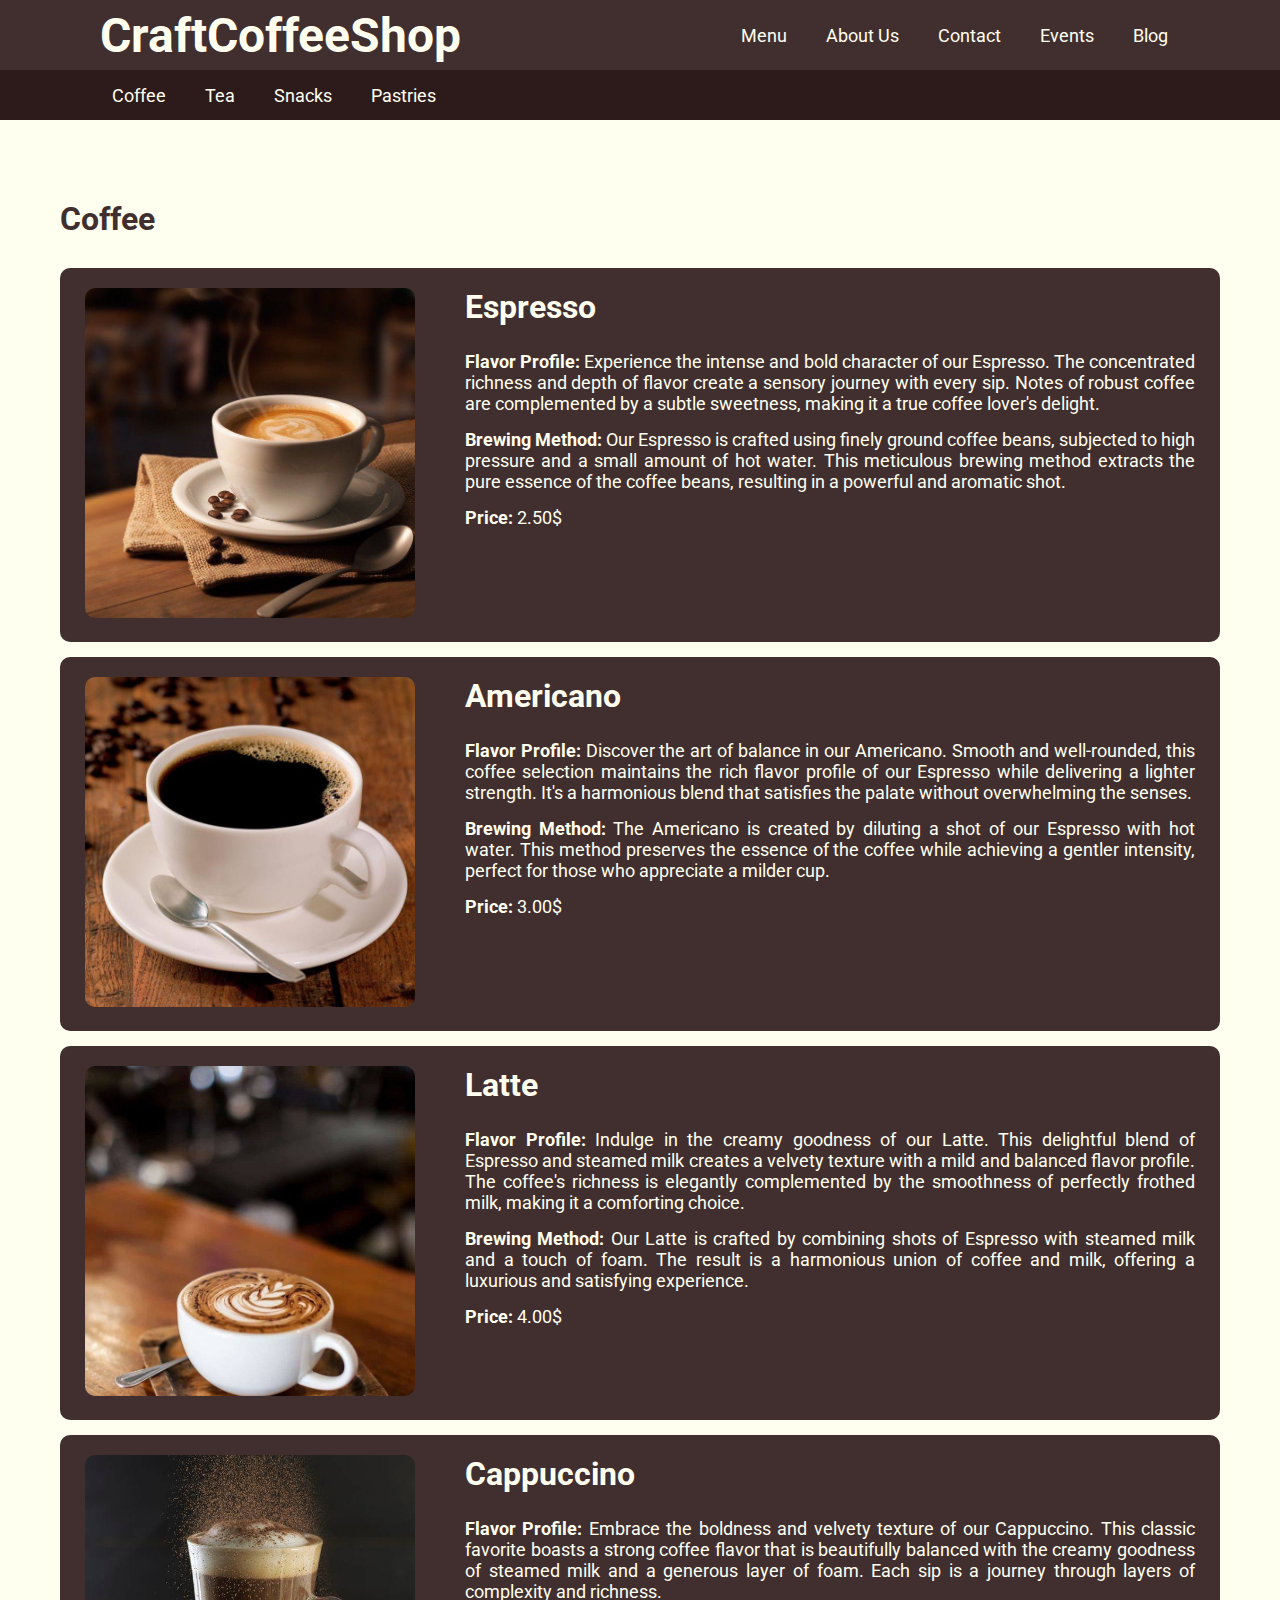
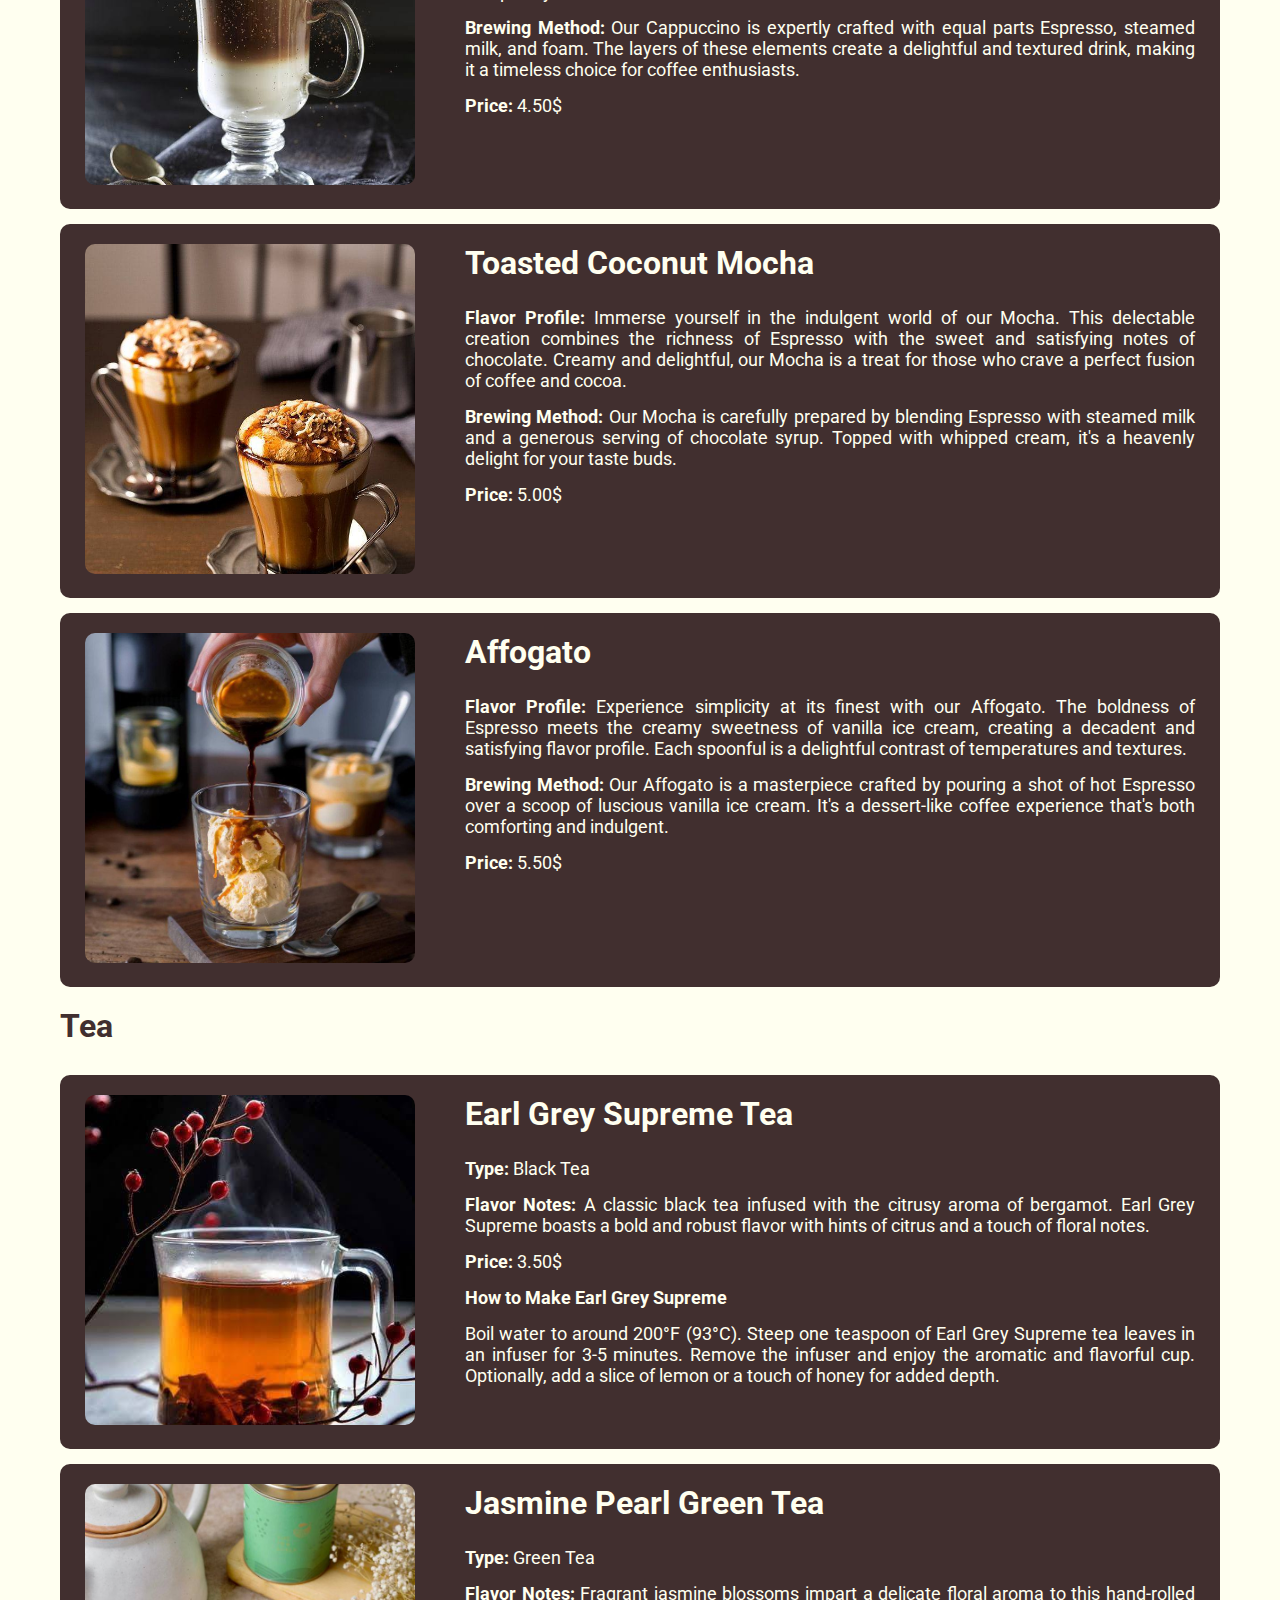
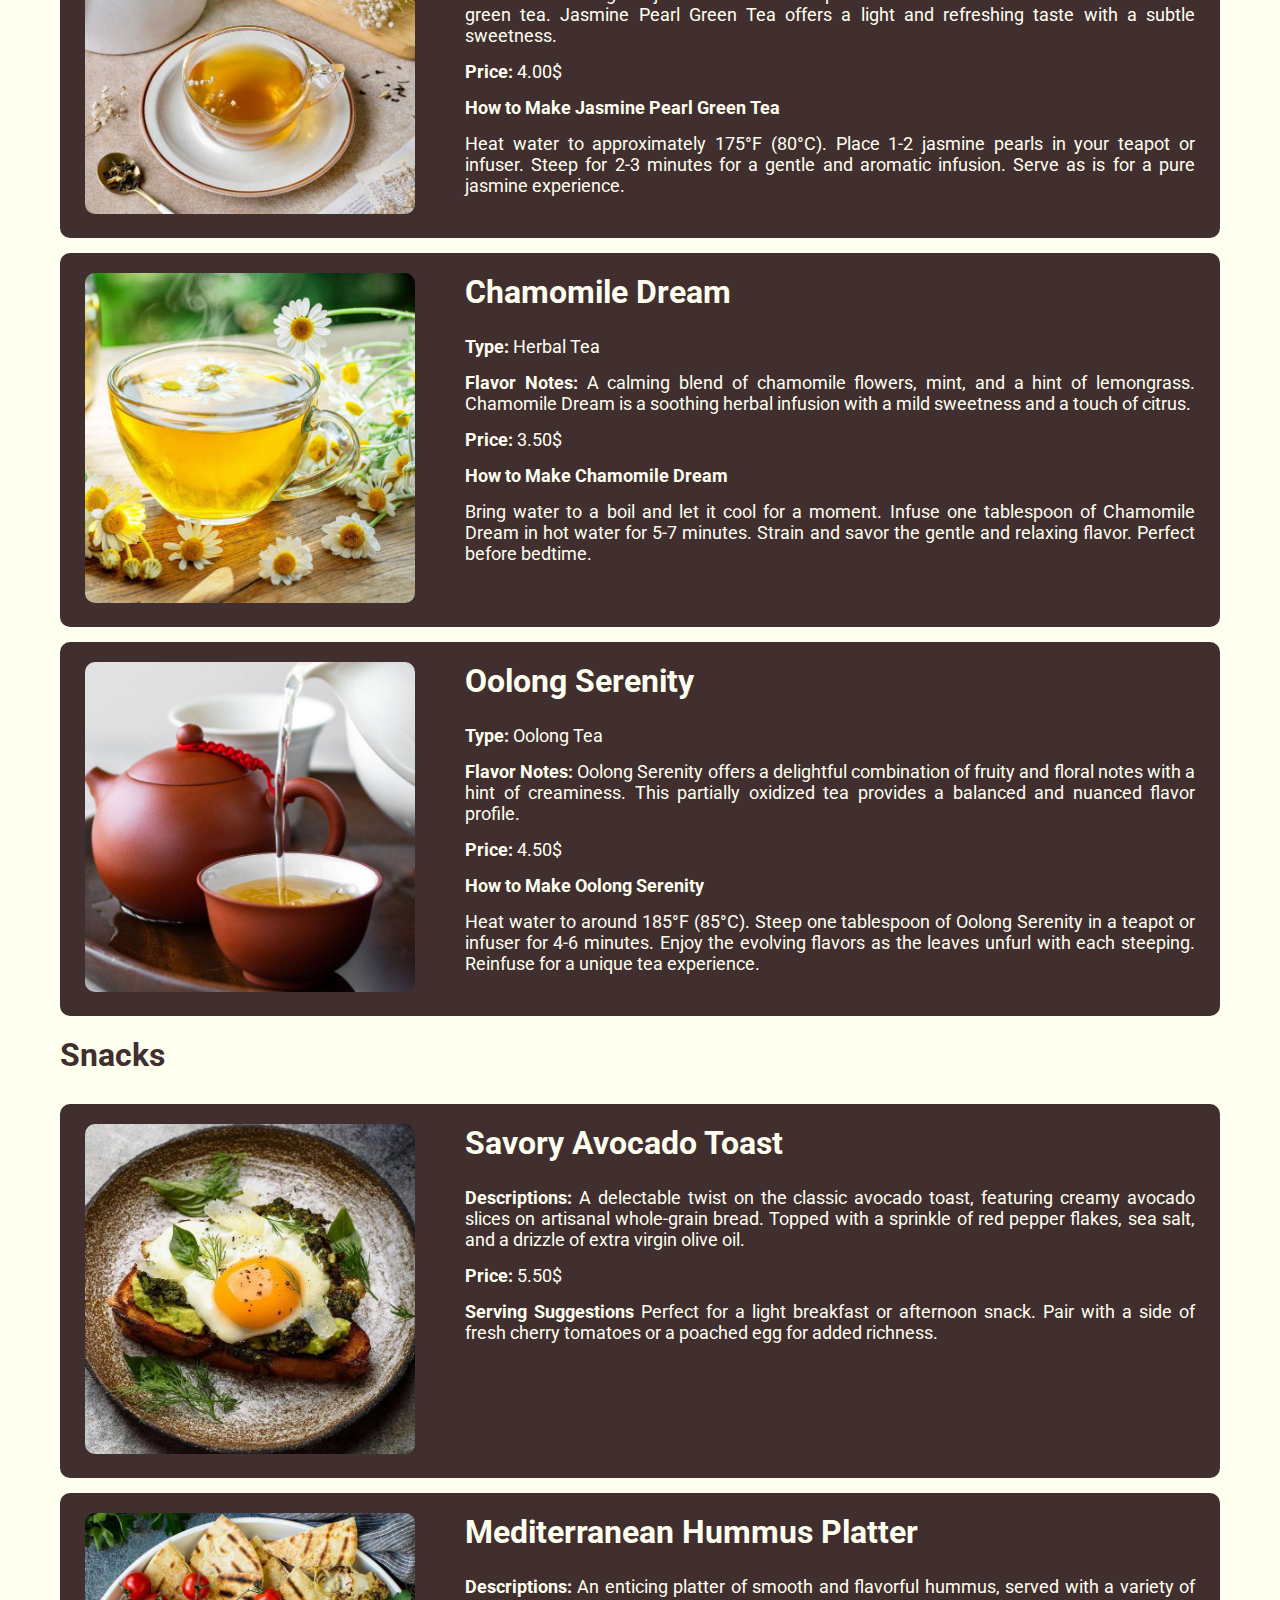
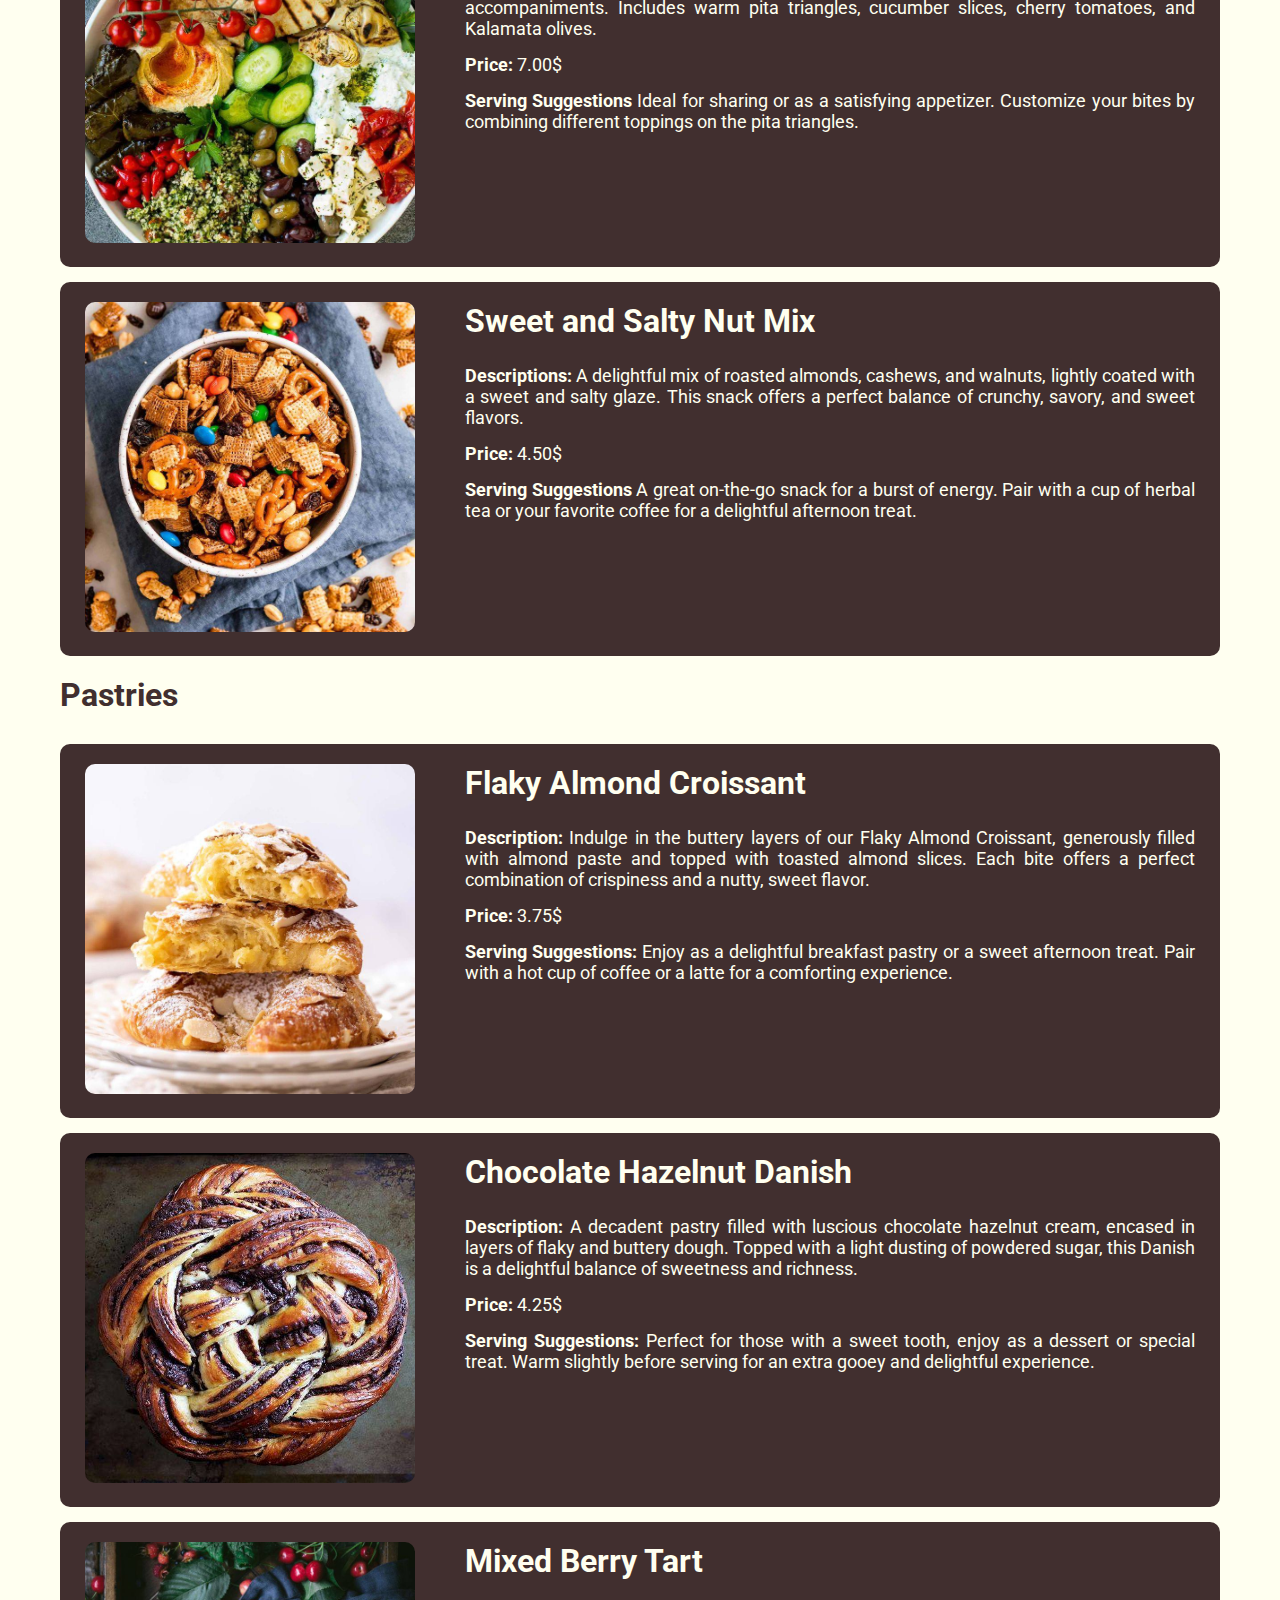
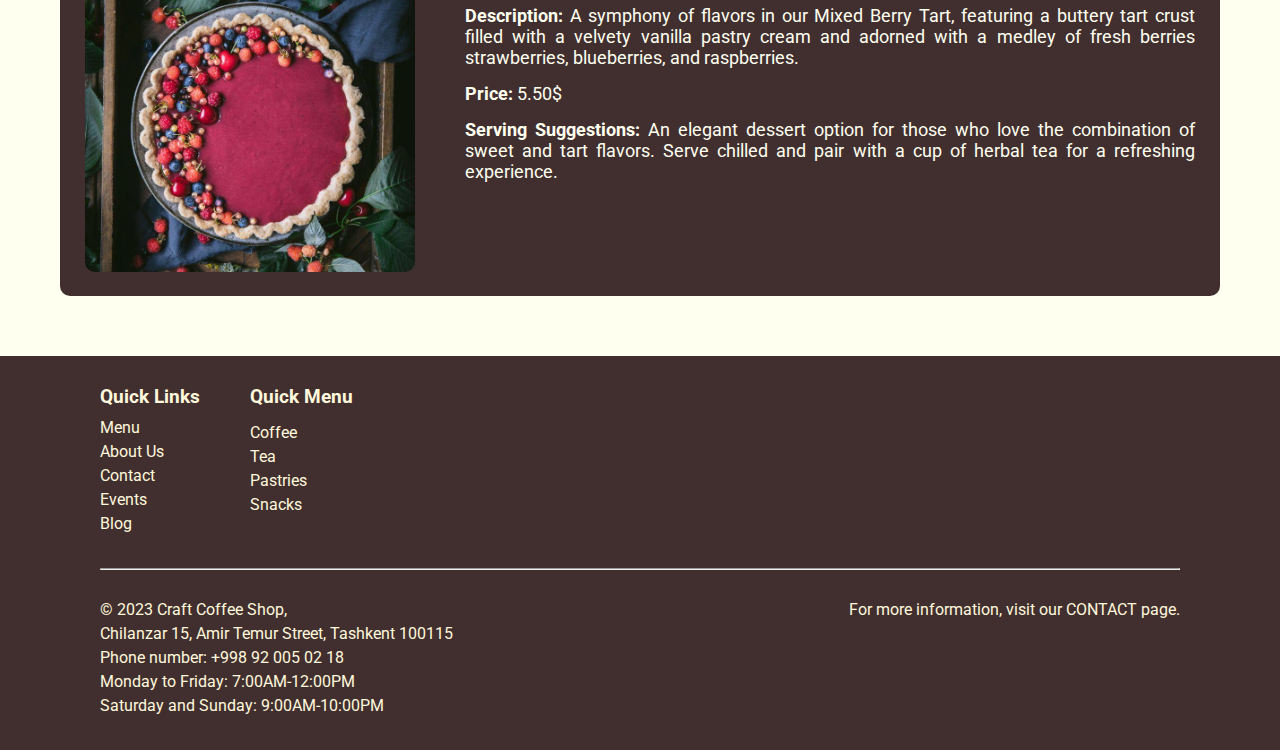
<file: htmls/menu.html>
<!DOCTYPE html>
<html lang="en">

<head>
    <meta charset="UTF-8">
    <meta http-equiv="X-UA-Compatible" content="IE=edge">
    <meta name="viewport" content="width=device-width, initial-scale=1.0">
    <title>CCS - Menu</title>
    <!-- Page icon -->
    <link rel="icon" href="../icons/coffee-cup_1047462.png">
    <!-- Links to CSS -->
    <link rel="stylesheet" href="../Styles/home.css">
    <link rel="stylesheet" href="../Styles/menu.css">
    <!-- Fonts and Icons -->
    <link rel="preconnect" href="https://fonts.googleapis.com">
    <link rel="preconnect" href="https://fonts.gstatic.com" crossorigin>
    <link
        href="https://fonts.googleapis.com/css2?family=Roboto:ital,wght@0,100;0,300;0,400;0,500;0,700;0,900;1,100;1,300;1,400;1,500;1,700;1,900&display=swap"
        rel="stylesheet">
    <link rel="stylesheet" href="https://cdnjs.cloudflare.com/ajax/libs/font-awesome/6.4.2/css/all.min.css"
        integrity="sha512-z3gLpd7yknf1YoNbCzqRKc4qyor8gaKU1qmn+CShxbuBusANI9QpRohGBreCFkKxLhei6S9CQXFEbbKuqLg0DA=="
        crossorigin="anonymous" referrerpolicy="no-referrer" />
</head>

<body>
    <!-- Header Section -->

    <!-- Navigation Bar -->

    <nav class="navbar">
        <div class="navbar-logo">
            <a href="../index.html">
                <h1>CraftCoffeeShop</h1>
            </a>
        </div>
        <div class="navbar-items">
            <ul>
                <li><a href="#">Menu</a></li>
                <li><a href="./about-us.html">About Us</a></li>
                <li><a href="./contact.html">Contact</a></li>
                <li><a href="./events.html">Events</a></li>
                <li><a href="./blog.html">Blog</a></li>
            </ul>
            <i class="fa-solid fa-bars"></i>
        </div>
    </nav>
    <nav class="navbar-menu-categories">
        <a href="#coffee">Coffee</a>
        <a href="#tea">Tea</a>
        <a href="#snacks">Snacks</a>
        <a href="#pastries">Pastries</a>
    </nav>

    <!-- Main -->

    <main>
        <section id="coffee">
            <h1>Coffee</h1>
            <div class="coffee-items">
                <div class="coffee-items-lists" id="espresso">
                    <div class="coffee-items-lists-image">
                        <img src="../images/espresso.jpg" alt="Espresso">
                    </div>
                    <div class="coffee-items-lists-description">
                        <h1>Espresso</h1>
                        <p><b>Flavor Profile:</b> Experience the intense and bold character of our Espresso. The
                            concentrated richness and depth of flavor create a sensory journey with every sip. Notes of
                            robust coffee are complemented by a subtle sweetness, making it a true coffee lover's
                            delight.</p>
                        <p><b>Brewing Method:</b> Our Espresso is crafted using finely ground coffee beans, subjected to
                            high pressure and a small amount of hot water. This meticulous brewing method extracts the
                            pure essence of the coffee beans, resulting in a powerful and aromatic shot.</p>
                        <p><b>Price:</b> 2.50$</p>
                    </div>
                </div>
                <div class="coffee-items-lists" id="americano">
                    <div class="coffee-items-lists-image">
                        <img src="../images/americano.jpg" alt="Americano">
                    </div>
                    <div class="coffee-items-lists-description">
                        <h1>Americano</h1>
                        <p><b>Flavor Profile:</b> Discover the art of balance in our Americano. Smooth and well-rounded,
                            this coffee selection maintains the rich flavor profile of our Espresso while delivering a
                            lighter strength. It's a harmonious blend that satisfies the palate without overwhelming the
                            senses.</p>
                        <p><b>Brewing Method:</b> The Americano is created by diluting a shot of our Espresso with hot
                            water. This method preserves the essence of the coffee while achieving a gentler intensity,
                            perfect for those who appreciate a milder cup.</p>
                        <p><b>Price:</b> 3.00$</p>
                    </div>
                </div>
                <div class="coffee-items-lists" id="latte">
                    <div class="coffee-items-lists-image">
                        <img src="../images/late.jpg" alt="Latte">
                    </div>
                    <div class="coffee-items-lists-description">
                        <h1>Latte</h1>
                        <p><b>Flavor Profile:</b> Indulge in the creamy goodness of our Latte. This delightful blend of
                            Espresso and steamed milk creates a velvety texture with a mild and balanced flavor profile.
                            The coffee's richness is elegantly complemented by the smoothness of perfectly frothed milk,
                            making it a comforting choice.</p>
                        <p><b>Brewing Method:</b> Our Latte is crafted by combining shots of Espresso with steamed milk
                            and a touch of foam. The result is a harmonious union of coffee and milk, offering a
                            luxurious and satisfying experience.</p>
                        <p><b>Price:</b> 4.00$</p>
                    </div>
                </div>
                <div class="coffee-items-lists" id="cappuccino">
                    <div class="coffee-items-lists-image">
                        <img src="../images/capuchino.jpg" alt="Cappuccino">
                    </div>
                    <div class="coffee-items-lists-description">
                        <h1>Cappuccino</h1>
                        <p><b>Flavor Profile:</b> Embrace the boldness and velvety texture of our Cappuccino. This
                            classic favorite boasts a strong coffee flavor that is beautifully balanced with the creamy
                            goodness of steamed milk and a generous layer of foam. Each sip is a journey through layers
                            of complexity and richness.</p>
                        <p><b>Brewing Method:</b> Our Cappuccino is expertly crafted with equal parts Espresso, steamed
                            milk, and foam. The layers of these elements create a delightful and textured drink, making
                            it a timeless choice for coffee enthusiasts.</p>
                        <p><b>Price:</b> 4.50$</p>
                    </div>
                </div>
                <div class="coffee-items-lists" id="mocha">
                    <div class="coffee-items-lists-image">
                        <img src="../images/mocha.jpg" alt="Mocha">
                    </div>
                    <div class="coffee-items-lists-description">
                        <h1>Toasted Coconut Mocha</h1>
                        <p><b>Flavor Profile:</b> Immerse yourself in the indulgent world of our Mocha. This delectable
                            creation combines the richness of Espresso with the sweet and satisfying notes of chocolate.
                            Creamy and delightful, our Mocha is a treat for those who crave a perfect fusion of coffee
                            and cocoa.</p>
                        <p><b>Brewing Method:</b> Our Mocha is carefully prepared by blending Espresso with steamed milk
                            and a generous serving of chocolate syrup. Topped with whipped cream, it's a heavenly
                            delight for your taste buds.</p>
                        <p><b>Price:</b> 5.00$</p>
                    </div>
                </div>
                <div class="coffee-items-lists" id="affogato">
                    <div class="coffee-items-lists-image">
                        <img src="../images/affogato.jpg" alt="Affogato">
                    </div>
                    <div class="coffee-items-lists-description">
                        <h1>Affogato</h1>
                        <p><b>Flavor Profile:</b> Experience simplicity at its finest with our Affogato. The boldness of
                            Espresso meets the creamy sweetness of vanilla ice cream, creating a decadent and satisfying
                            flavor profile. Each spoonful is a delightful contrast of temperatures and textures.</p>
                        <p><b>Brewing Method:</b> Our Affogato is a masterpiece crafted by pouring a shot of hot
                            Espresso over a scoop of luscious vanilla ice cream. It's a dessert-like coffee experience
                            that's both comforting and indulgent.</p>
                        <p><b>Price:</b> 5.50$</p>
                    </div>
                </div>
            </div>
        </section>

        <!-- Tea Section -->

        <section id="tea">
            <h1>Tea</h1>
            <div class="tea-items">
                <div class="tea-items-lists">
                    <div class="tea-items-lists-image">
                        <img src="../images/earl-supreme-tea.jpg" alt="Earl Grey Supreme Tea">
                    </div>
                    <div class="tea-items-lists-description">
                        <h1>Earl Grey Supreme Tea</h1>
                        <p><b>Type:</b> Black Tea</p>
                        <p><b>Flavor Notes:</b> A classic black tea infused with the citrusy aroma of bergamot. Earl
                            Grey Supreme boasts a bold and robust flavor with hints of citrus and a touch of floral
                            notes.</p>
                        <p><b>Price:</b> 3.50$</p>
                        <p><b>How to Make Earl Grey Supreme</b></p>
                        <p>Boil water to around 200°F (93°C). Steep one teaspoon of Earl Grey Supreme tea leaves in an
                            infuser for 3-5 minutes. Remove the infuser and enjoy the aromatic and flavorful cup.
                            Optionally, add a slice of lemon
                            or a touch of honey for added depth.</p>
                    </div>
                </div>
                <div class="tea-items-lists">
                    <div class="tea-items-lists-image">
                        <img src="../images/jasmine-pearl-green-tea.jpg" alt="Jasmine Pearl Green Tea">
                    </div>
                    <div class=" tea-items-lists-description">
                        <h1>Jasmine Pearl Green Tea</h1>
                        <p><b>Type:</b> Green Tea</p>
                        <p><b>Flavor Notes:</b> Fragrant jasmine blossoms impart a delicate floral aroma to this
                            hand-rolled green tea. Jasmine Pearl Green Tea offers a light and refreshing taste with a
                            subtle sweetness.</p>
                        <p><b>Price:</b> 4.00$</p>
                        <p><b>How to Make Jasmine Pearl Green Tea</b></p>
                        <p>Heat water to approximately 175°F (80°C). Place 1-2 jasmine pearls in your teapot or infuser.
                            Steep for 2-3 minutes for a gentle and aromatic infusion. Serve as is for a pure jasmine
                            experience.</p>
                    </div>
                </div>
                <div class="tea-items-lists">
                    <div class="tea-items-lists-image">
                        <img src="../images/chamomile-dream.jpg" alt="Chamomile Dream">
                    </div>
                    <div class="tea-items-lists-description">
                        <h1>Chamomile Dream</h1>
                        <p><b>Type:</b> Herbal Tea</p>
                        <p><b>Flavor Notes:</b> A calming blend of chamomile flowers, mint, and a hint of lemongrass.
                            Chamomile Dream is a soothing herbal infusion with a mild sweetness and a touch of citrus.
                        </p>
                        <p><b>Price:</b> 3.50$</p>
                        <p><b>How to Make Chamomile Dream</b></p>
                        <p>Bring water to a boil and let it cool for a moment. Infuse one tablespoon of Chamomile Dream
                            in hot water for 5-7 minutes. Strain and savor the gentle and relaxing flavor. Perfect
                            before bedtime.</p>
                    </div>
                </div>
                <div class="tea-items-lists">
                    <div class="tea-items-lists-image">
                        <img src="../images/oolong-serenity.jpg" alt="Oolong Serenity">
                    </div>
                    <div class="tea-items-lists-description">
                        <h1>Oolong Serenity </h1>
                        <p><b>Type:</b> Oolong Tea</p>
                        <p><b>Flavor Notes:</b> Oolong Serenity offers a delightful combination of fruity and floral
                            notes with a hint of creaminess. This partially oxidized tea provides a balanced and nuanced
                            flavor profile.</p>
                        <p><b>Price:</b> 4.50$</p>
                        <p><b>How to Make Oolong Serenity</b></p>
                        <p>Heat water to around 185°F (85°C). Steep one tablespoon of Oolong Serenity in a teapot or
                            infuser for 4-6 minutes. Enjoy the evolving flavors as the leaves unfurl with each steeping.
                            Reinfuse for a unique tea experience.</p>
                    </div>
                </div>
            </div>
        </section>

        <!-- Snacks Section -->

        <section id="snacks">
            <h1>Snacks</h1>
            <div class="snacks-items">
                <div class="snacks-items-lists">
                    <div class="snacks-items-lists-image">
                        <img src="../images/savory-avocado-toast.jpg" alt="Savory Avocado Toast">
                    </div>
                    <div class="snacks-items-lists-description">
                        <h1>Savory Avocado Toast</h1>
                        <p><b>Descriptions:</b> A delectable twist on the classic avocado toast, featuring creamy
                            avocado slices on artisanal whole-grain bread. Topped with a sprinkle of red pepper flakes,
                            sea salt, and a drizzle of extra virgin olive oil.</p>
                        <p><b>Price:</b> 5.50$</p>
                        <p><b>Serving Suggestions</b> Perfect for a light breakfast or afternoon snack. Pair with a side
                            of fresh cherry tomatoes or a poached egg for added richness.</p>
                    </div>
                </div>
                <div class="snacks-items-lists">
                    <div class="snacks-items-lists-image">
                        <img src="../images/mediterranean-hummus-platter.jpg" alt="Mediterranean Hummus Platter">
                    </div>
                    <div class="snacks-items-lists-description">
                        <h1>Mediterranean Hummus Platter</h1>
                        <p><b>Descriptions:</b> An enticing platter of smooth and flavorful hummus, served with a
                            variety of accompaniments. Includes warm pita triangles, cucumber slices, cherry tomatoes,
                            and Kalamata olives.</p>
                        <p><b>Price:</b> 7.00$</p>
                        <p><b>Serving Suggestions</b> Ideal for sharing or as a satisfying appetizer. Customize your
                            bites by combining different toppings on the pita triangles.</p>
                    </div>
                </div>
                <div class="snacks-items-lists">
                    <div class="snacks-items-lists-image">
                        <img src="../images/sweet-and-salty-nut-mix.jpg" alt="Sweet and Salty nut mix">
                    </div>
                    <div class="snacks-items-lists-description">
                        <h1>Sweet and Salty Nut Mix</h1>
                        <p><b>Descriptions:</b> A delightful mix of roasted almonds, cashews, and walnuts, lightly
                            coated with a sweet and salty glaze. This snack offers a perfect balance of crunchy, savory,
                            and sweet flavors.</p>
                        <p><b>Price:</b> 4.50$</p>
                        <p><b>Serving Suggestions</b> A great on-the-go snack for a burst of energy. Pair with a cup of
                            herbal tea or your favorite coffee for a delightful afternoon treat.</p>
                    </div>
                </div>
            </div>
        </section>

        <!-- Pastries Section -->

        <section id="pastries">
            <h1>Pastries</h1>
            <div class="pastries-items">
                <div class="pastries-items-lists">
                    <div class="pastries-items-lists-image">
                        <img src="../images/flaky-almond-croissant.jpg" alt="Flaky Almond Croissant">
                    </div>
                    <div class="pastries-items-lists-description">
                        <h1>Flaky Almond Croissant</h1>
                        <p><b>Description:</b> Indulge in the buttery layers of our Flaky Almond Croissant, generously
                            filled with almond paste and topped with toasted almond slices. Each bite offers a perfect
                            combination of crispiness and a nutty, sweet flavor.</p>
                        <p><b>Price:</b> 3.75$</p>
                        <p><b>Serving Suggestions:</b> Enjoy as a delightful breakfast pastry or a sweet afternoon
                            treat. Pair with a hot cup of coffee or a latte for a comforting experience.</p>
                    </div>
                </div>
                <div class="pastries-items-lists">
                    <div class="pastries-items-lists-image">
                        <img src="../images/chocalate-hazelnut-danish.jpg" alt="Chocolate Hazelnut Danish">
                    </div>
                    <div class="pastries-items-lists-description">
                        <h1>Chocolate Hazelnut Danish</h1>
                        <p><b>Description:</b> A decadent pastry filled with luscious chocolate hazelnut cream, encased
                            in layers of flaky and buttery dough. Topped with a light dusting of powdered sugar, this
                            Danish is a delightful balance of sweetness and richness.</p>
                        <p><b>Price:</b> 4.25$</p>
                        <p><b>Serving Suggestions:</b> Perfect for those with a sweet tooth, enjoy as a dessert or
                            special treat. Warm slightly before serving for an extra gooey and delightful experience.
                        </p>
                    </div>
                </div>
                <div class="pastries-items-lists">
                    <div class="pastries-items-lists-image">
                        <img src="../images/mixed-berry-tart.jpg" alt="Mixed Berry Tart">
                    </div>
                    <div class="pastries-items-lists-description">
                        <h1>Mixed Berry Tart</h1>
                        <p><b>Description:</b> A symphony of flavors in our Mixed Berry Tart, featuring a buttery tart
                            crust filled with a velvety vanilla pastry cream and adorned with a medley of fresh berries
                            strawberries, blueberries, and raspberries.</p>
                        <p><b>Price:</b> 5.50$</p>
                        <p><b>Serving Suggestions:</b> An elegant dessert option for those who love the combination of
                            sweet and tart flavors. Serve chilled and pair with a cup of herbal tea for a refreshing
                            experience.</p>
                    </div>
                </div>
            </div>
        </section>
    </main>

    <!-- Footer -->

    <footer>

        <!-- Footer - Top -->

        <section class="footer-top">
            <div class="footer-top-left">
                <div class="footer-top-left-qlinks">
                    <h3>Quick Links</h3>
                    <ul>
                        <li><a href="./menu.html">Menu</a></li>
                        <li><a href="./about-us.html">About Us</a></li>
                        <li><a href="./contact.html">Contact</a></li>
                        <li><a href="./events.html">Events</a></li>
                        <li><a href="./blog.html">Blog</a></li>
                    </ul>
                </div>
                <div class="footer-top-left-fmenu">
                    <h3>Quick Menu</h3>
                    <a href="./menu.html#coffee"><span>Coffee</span></a>
                    <a href="./menu.html#tea"><span>Tea</span></a>
                    <a href="./menu.html#pastries"><span>Pastries</span></a>
                    <a href="./menu.html#snacks"><span>Snacks</span></a>
                </div>
            </div>
            <div class="footer-top-right">
                <a href="#"><i class="fa-brands fa-telegram"></i></a>
                <a href="#"><i class="fa-brands fa-instagram"></i></a>
                <a href="#"><i class="fa-brands fa-facebook"></i></a>
                <a href="#"><i class="fa-brands fa-tiktok"></i></a>
                <a href="#"><i class="fa-brands fa-youtube"></i></a>
            </div>
        </section>

        <hr>

        <!-- Footer - Bottom -->

        <section class="footer-bottom">
            <div class="footer-bottom-left">
                <p>&copy; 2023 Craft Coffee Shop,</p>
                <p>Chilanzar 15, Amir Temur Street, Tashkent 100115</p>
                <p>Phone number: +998 92 005 02 18</p>
                <p>Monday to Friday: 7:00AM-12:00PM</p>
                <p>Saturday and Sunday: 9:00AM-10:00PM</p>
            </div>
            <div class="footer-bottom-right">
                <p>For more information, visit our <a href="./contact.html">contact</a> page.</p>
            </div>
        </section>
    </footer>

</body>

</html>
</file>
<file: Styles/home.css>
* {
    margin: 0;
    padding: 0;
    box-sizing: border-box;
    font-family: 'Roboto', sans-serif;
    scroll-behavior: smooth;
}

body {
    background-color: rgb(255, 248, 220);
    color: rgb(65, 47, 47);
}

/* Header Section - Navigation Bar */

.navbar {
    width: 100%;
    height: 70px;
    background-color: rgb(65, 47, 47);
    display: flex;
    flex-direction: row;
    align-items: center;
    justify-content: space-between;
    padding-inline: 100px;
    /* position: sticky;
    top: 0;
    z-index: 9999; */
}

.navbar .navbar-logo a {
    color: rgb(255, 255, 240);
    text-decoration: none;
    font-size: 24px;
}

.navbar .navbar-items ul {
    list-style: none;
    display: flex;
    flex-direction: row;
    align-items: center;
    justify-content: space-between;
    gap: 15px;
}

.navbar .navbar-items ul li {
    padding: 8px 12px;
    border-radius: 4px;
}

.navbar .navbar-items ul li:hover {
    background-color: rgb(101, 73, 73);
}

.navbar .navbar-items ul li a {
    color: rgb(255, 255, 240);
    text-decoration: none;
    font-size: 18px;
}

.navbar .navbar-items .fa-bars {
    color: rgb(255, 255, 240);
    font-size: 24px;
    display: none;
}

/* Header Section - Banner */

.banner {
    width: 100%;
    height: 550px;
    background-image: linear-gradient(90deg, #171818 0%, rgba(23, 24, 24, 0.2) 43.32%, rgba(23, 24, 24, 0) 56.33%),linear-gradient(180deg, rgba(23, 24, 24, 0.3) 0%, rgba(23, 24, 24, 0) 100%),linear-gradient(360deg, #171818 0%, rgba(23, 24, 24, 0) 100%), url(../images/background-image1.jpg);
    background-position: center;
    background-repeat: no-repeat;
    background-size: cover;
    display: flex;
    flex-direction: column;
    align-items: center;
    justify-content: center;
}

.banner h1,
.banner span {
    color: rgb(255, 255, 240);
}

.banner h1 {
    font-size: 64px;
    margin-bottom: 20px;
}

.banner span {
    font-size: 36px;
}

/* Main Section */

main {
    width: 100%;
    height: auto;
    /* padding: 40px 100px; */
}

/* Main Section - About Us */

main .main-about-us {
    padding: 60px 100px;
    /* margin-bottom: 100px; */
    display: flex;
    flex-direction: column;
    gap: 40px;
}

main .main-about-us .main-about-us-cards {
    display: flex;
    flex-direction: column;
    align-items: center;
}

main .main-about-us .main-about-us-cards h1 {
    font-size: 32px;
    margin-bottom: 10px;
}

main .main-about-us .main-about-us-cards p {
    font-size: 18px;
    text-align: center;
}

/* Main Section - Featured Menu */

main .main-featured-menu {
    padding: 50px;
    /* margin-bottom: 50px; */
    width: 100%;
    height: auto;
    /* border-radius: 10px; */
    background-color: rgb(65, 47, 47);
    display: flex;
    flex-direction: column;
    gap: 35px;
}

main .main-featured-menu h1 {
    font-size: 32px;
    color: rgb(255, 248, 220);
}

main .main-featured-menu .main-featured-menu-cards {
    width: 100%;
    display: grid;
    grid-template-columns: repeat(3, 1fr);
    gap: 35px;
}

main .main-featured-menu .main-featured-menu-cards .main-featured-menu-cards-items {
    padding: 10px;
    height: auto;
    border-radius: 10px;
    background-color: rgb(255, 248, 220);
    display: flex;
    flex-direction: column;
    gap: 10px;
}

main .main-featured-menu .main-featured-menu-cards .main-featured-menu-cards-items img {
    width: 100%;
    height: 350px;
    border-radius: 10px;
    object-fit: cover;
    align-self: center;
}

main .main-featured-menu .main-featured-menu-cards .main-featured-menu-cards-items span {
    font-size: 18px;
    font-weight: 700;
}

main .main-featured-menu .main-featured-menu-cards .main-featured-menu-cards-items button {
    font-size: 16px;
    padding: 8px 12px;
    border: none;
    border-radius: 4px;
    outline: none;
    background-color: rgb(65, 47, 47);
    align-self: flex-start;
    cursor: pointer;
}

main .main-featured-menu .main-featured-menu-cards .main-featured-menu-cards-items button:hover {
    background-color: rgb(101, 73, 73);
}

main .main-featured-menu .main-featured-menu-cards .main-featured-menu-cards-items button a {
    color: rgb(255, 248, 220);
    text-decoration: none;
}

/* Main Section - Carousel Pictures of CraftCoffeeShop */

.carousel {
    width: 100%;
    height: 100vh;
    position: relative;
}
  
.carousel > ul {
    margin: 0;
    padding: 0;
    list-style: none;
}
  
.slide {
    position: absolute;
    inset: 0;
    opacity: 0;
    transition: 200ms opacity ease-in-out;
    transition-delay: 200ms;
}
  
.slide > img {
    display: block;
    width: 100%;
    height: 100%;
    object-fit: cover;
    object-position: center;
}
  
.slide[data-active] {
    opacity: 1;
    z-index: 1;
    transition-delay: 0ms;
}
  
.carousel-button {
    position: absolute;
    z-index: 2;
    background: none;
    border: none;
    font-size: 4rem;
    top: 50%;
    transform: translateY(-50%);
    color: rgba(255, 255, 255, .5);
    cursor: pointer;
    border-radius: .25rem;
    padding: 0 .5rem;
    background-color: rgba(0, 0, 0, .1);
}
  
.carousel-button:hover,
.carousel-button:focus {
    color: white;
    background-color: rgba(0, 0, 0, .2);
}
  
.carousel-button:focus {
    outline: 1px solid black;
}
  
.carousel-button.prev {
    left: 1rem;
}
  
.carousel-button.next {
    right: 1rem;
}

/* Footer */

footer {
    color: rgb(255, 248, 220);
    padding: 30px 100px;
    width: 100%;
    height: auto;
    background-color: rgb(65, 47, 47);
    display: flex;
    flex-direction: column;
    gap: 30px;
}


/* Footer - Top */

.footer-top {
    display: flex;
    flex-direction: row;
    align-items: flex-start;
    justify-content: space-between;
}

.footer-top-left {
    display: flex;
    flex-direction: row;
    gap: 50px;
}

.footer-top-left-qlinks h3,
.footer-top-left-fmenu h3 {
    margin-bottom: 10px;
}

.footer-top-left-qlinks ul {
    list-style: none;
}

.footer-top-left-qlinks ul li {
    margin-bottom: 5px;
}

.footer-top-left-qlinks ul li a {
    color: rgb(255, 248, 220);
    text-decoration: none;
}

.footer-top-left-fmenu {
    display: flex;
    flex-direction: column;
    gap: 5px;
}

.footer-top-left-fmenu a {
    color: rgb(255, 248, 220);
    text-decoration: none;
}

.footer-top-right a {
    color: rgb(255, 248, 220);
    font-size: 32px;
    padding-right: 10px;
    cursor: pointer;
}

/* Footer - Bottom */

.footer-bottom {
    display: flex;
    flex-direction: row;
    align-items: flex-start;
    justify-content: space-between;
}

.footer-bottom-left p,
.footer-bottom-right p {
    margin-bottom: 5px;
}

.footer-bottom-right p a {
    color: rgb(255, 248, 220);
    text-decoration: none;
    text-transform: uppercase;
}

/* Responsiveness */

/* Mobile */

@media screen and (max-width: 550px) {
    /* Navigation Bar */
    .navbar {
        padding-inline: 30px;
    }
    .navbar .navbar-items ul {
        display: none;
    } 
    .navbar .navbar-items .fa-bars {
        display: inline-block;
    }
    /* Banner */
    .banner {
        background-image: linear-gradient(90deg, #171818 0%, rgba(23, 24, 24, 0.2) 43.32%, rgba(23, 24, 24, 0) 56.33%),linear-gradient(180deg, rgba(23, 24, 24, 0.3) 0%, rgba(23, 24, 24, 0) 100%),linear-gradient(360deg, #171818 0%, rgba(23, 24, 24, 0) 100%), url(../images/background-image-phone.jpg);
    }
    .banner h1 {
        font-size: 48px;
        text-align: center;
        margin-bottom: 12px;
    }
    .banner span {
        font-size: 24px;
    }
    /* Main */
    main .main-about-us {
        padding: 20px;
        gap: 10px;
    }
    main .main-about-us .main-about-us-cards h1 {
        font-size: 28px;
        margin-bottom: 5px;
    }
    main .main-about-us .main-about-us-cards p {
        font-size: 14px;
        text-align: justify;
    }
    main .main-featured-menu {
        padding: 20px;
        gap: 10px;
    }
    main .main-featured-menu h1 {
        font-size: 24px;
    }
    main .main-featured-menu .main-featured-menu-cards {
        grid-template-columns: 1fr;
        gap: 10px;
    }
    main .main-featured-menu .main-featured-menu-cards .main-featured-menu-cards-items img {
        height: 350px;
    }
    /* Footer */
    footer {
        padding: 20px;
        gap: 10px;
    }
    .footer-top {
        flex-direction: column;
        align-items: center;
        gap: 30px;
    }
    .footer-top-left {
        justify-content: space-between;
        gap: 30px;
    }
    .footer-top-right a {
        font-size: 36px;
    }
    .footer-bottom {
        padding: 10px;
        flex-direction: column;
        /* align-items: center; */
        gap: 20px;
    }
}

/* Tablet and Macbook */

@media screen and (min-width: 551px) and (max-width: 1000px){
    /* Navigation Bar */
    .navbar {
        padding-inline: 50px;
    }
    .navbar .navbar-items ul {
        display: none;
    } 
    .navbar .navbar-items .fa-bars {
        display: inline-block;
    }
    /* Banner */
    .banner {
        background-image: linear-gradient(90deg, #171818 0%, rgba(23, 24, 24, 0.2) 43.32%, rgba(23, 24, 24, 0) 56.33%),linear-gradient(180deg, rgba(23, 24, 24, 0.3) 0%, rgba(23, 24, 24, 0) 100%),linear-gradient(360deg, #171818 0%, rgba(23, 24, 24, 0) 100%), url(../images/background-image1.jpg);
    }
    .banner h1 {
        font-size: 56px;
        text-align: center;
        margin-bottom: 15px;
    }
    .banner span {
        font-size: 28px;
    }
    /* Main */
    main .main-about-us {
        padding: 40px;
        gap: 20px;
    }
    main .main-about-us .main-about-us-cards h1 {
        font-size: 36px;
        margin-bottom: 15px;
    }
    main .main-about-us .main-about-us-cards p {
        font-size: 20px;
        text-align: justify;
    }
    main .main-featured-menu {
        padding: 40px;
        gap: 20px;
    }
    main .main-featured-menu h1 {
        font-size: 36px;
    }
    main .main-featured-menu .main-featured-menu-cards {
        grid-template-columns: repeat(2, 1fr);
        gap: 20px;
    }
    main .main-featured-menu .main-featured-menu-cards .main-featured-menu-cards-items img {
        height: 370px;
    }
    /* Footer */
    footer {
        padding: 40px;
        gap: 20px;
    }
    .footer-top {
        flex-direction: row;
        align-items: flex-start;
        gap: 30px;
    }
    .footer-top-left {
        justify-content: space-between;
        gap: 50px;
    }
    .footer-top-right a {
        font-size: 48px;
    }
}
</file>
<file: Styles/about-us.css>
/* Global Styles */

:root {
    --desktop-padding: 35px 70px;
    --mobile-padding: 10px 15px;
    --tablet-padding: 25px 50px;

    --primary-color: rgb(65, 47, 47);
    --secondary-clr: rgb(255, 248, 220);
    --hover-clr: rgb(101, 73, 73);

    --header-font-size: 48px;
    --paragraph-font-size: 24px;
    --header-font-size-mobile: 32px;
    --paragraph-font-size-mobile: 18px;
    --header-font-size-tablet: 40px;
    --paragraph-font-size-tablet: 21px;
}

/* Main */

main {
    padding: var(--desktop-padding);
    color: var(--primary-color);
    background-color: var(--secondary-clr);
    display: flex;
    flex-direction: column;
    gap: 50px;
}

/* About Us, Our History, Our Mission and Our Commitment Sections  */

.about-us,
.our-history,
.our-mission,
.our-commitment {
    width: 100%;
    height: auto;
    display: flex;
    justify-content: space-between;
}

.about-us .about-us-content,
.our-history .our-history-content,
.our-mission .our-mission-content,
.our-commitment .our-commitment-content {
    padding: var(--desktop-padding);
    display: flex;
    flex-direction: column;
    justify-content: center;
    gap: 20px;
}

.about-us .about-us-content:hover,
.our-history .our-history-content:hover,
.our-mission .our-mission-content:hover,
.our-commitment .our-commitment-content:hover {
    border-radius: 25px;
    box-shadow: 5px 5px 10px rgba(65, 47, 47, 0.2);
}  

.about-us .about-us-content h1,
.our-history .our-history-content h1,
.our-mission .our-mission-content h1,
.our-commitment .our-commitment-content h1 {
    font-size: var(--header-font-size);
}

.about-us .about-us-content p,
.our-history .our-history-content p,
.our-mission .our-mission-content p,
.our-commitment .our-commitment-content p {
    font-size: var(--paragraph-font-size);
    text-align: justify;
}

.about-us .about-us-image,
.our-history .our-history-image,
.our-mission .our-mission-image,
.our-commitment .our-commitment-image {
    padding: var(--desktop-padding);
}

.about-us .about-us-image img,
.our-history .our-history-image img,
.our-mission .our-mission-image img,
.our-commitment .our-commitment-image img {
    width: 450px;
    height: 450px;
    border-radius: 25px;
    object-fit: cover;
}

/* Team Section */

.team {
    padding: var(--desktop-padding);
    display: flex;
    flex-direction: column;
    align-items: center;
    gap: 25px;
}

.team > h1 {
    font-size: var(--header-font-size);
}

.team > p {
    font-size: var(--paragraph-font-size);
    text-align: center;
}

.team .team-container {
    display: grid;
    grid-template-columns: repeat(4, 1fr);
    gap: 25px;
}

.team .team-container .team-container-cards {
    display: flex;
    flex-direction: column;
    align-items: center;
    gap: 10px;
}

.team .team-container .team-container-cards img {
    width: 100%;
    height: 300px;
    border: 5px solid rgb(65, 47, 47);
    border-radius: 50%;
    object-fit: cover;
}

.team .team-container .team-container-cards span {
    font-size: var(--paragraph-font-size);
}

/* Our Commitment Cards */

.our-commitment-container {
    padding: var(--desktop-padding);
    border-radius: 25px;
    background-color: var(--primary-color);
    display: grid;
    grid-template-columns: repeat(4, 1fr);
    gap: 20px;
}

.our-commitment-container .our-commitment-container-cards {
    padding: 10px 5px;
    border-radius: 25px;
    background-color: var(--secondary-clr);
    display: flex;
    flex-direction: column;
    align-items: center;
    gap: 10px;
}

.our-commitment-container .our-commitment-container-cards img {
    width: 250px;
    height: 250px;
    border-radius: 25px;
    object-fit: cover;
}

.our-commitment-container .our-commitment-container-cards h1 {
    font-size: 24px;
}

.our-commitment-container .our-commitment-container-cards p {
    font-size: 16px;
    text-align: center;
}

/* Responsiveness */

/* Mobile */

@media screen and (max-width: 550px) {
    /* Main */
    main {
        padding: var(--mobile-padding);
        gap: 10px;
    }
    /* About Us, Our History, Our Mission and Our Commitment Sections  */
    .about-us,
    .our-history,
    .our-mission,
    .our-commitment {
        flex-direction: column;        
    }
    .about-us .about-us-content,
    .our-history .our-history-content,
    .our-mission .our-mission-content,
    .our-commitment .our-commitment-content {
        order: 1;
        padding: var(--mobile-padding);
        gap: 10px;
    }
    .about-us .about-us-image,
    .our-history .our-history-image,
    .our-mission .our-mission-image,
    .our-commitment .our-commitment-image {
        order: 2;
    }
    .about-us .about-us-content:hover,
    .our-history .our-history-content:hover,
    .our-mission .our-mission-content:hover,
    .our-commitment .our-commitment-content:hover {
        box-shadow: none;
    }  
    .about-us .about-us-content h1,
    .our-history .our-history-content h1,
    .our-mission .our-mission-content h1,
    .our-commitment .our-commitment-content h1 {
        font-size: var(--header-font-size-mobile);
    }
    .about-us .about-us-content p,
    .our-history .our-history-content p,
    .our-mission .our-mission-content p,
    .our-commitment .our-commitment-content p {
        font-size: var(--paragraph-font-size-mobile);
    }
    .about-us .about-us-image,
    .our-history .our-history-image,
    .our-mission .our-mission-image,
    .our-commitment .our-commitment-image {
        padding: var(--mobile-padding);
        display: flex;
        justify-content: center;
    }
    .about-us .about-us-image img,
    .our-history .our-history-image img,
    .our-mission .our-mission-image img,
    .our-commitment .our-commitment-image img {
        width: 250px;
        height: 250px;
    }
    /* Team Section */
    .team {
        padding: var(--mobile-padding);
        gap: 10px;
    }
    .team > h1 {
        font-size: var(--header-font-size-mobile);
        align-self: flex-start;
    }

    .team > p {
        font-size: var(--paragraph-font-size-mobile);
        text-align: justify;
    }
    .team .team-container {
        grid-template-columns: repeat(1, 1fr);
        gap: 10px;
    }
    .team .team-container .team-container-cards {
        gap: 10px;
    }
    .team .team-container .team-container-cards img {
        width: 250px;
        height: 250px;
    }
    .team .team-container .team-container-cards span {
        font-size: var(--paragraph-font-size-mobile);
    }
    /* Our Commitment Cards */
    .our-commitment-container {
        padding: var(--mobile-padding);
        grid-template-columns: repeat(1, 1fr);
        gap: 10px;
    }
    .our-commitment-container .our-commitment-container-cards {
        padding: 10px 5px;
    }
    .our-commitment-container .our-commitment-container-cards img {
        width: 90%;
        height: 350px;
    }
}

/* Tablet */

@media screen and (min-width: 551px) and (max-width: 850px) {
    /* Main */
    main {
        padding: var(--tablet-padding);
        gap: 30px;
    }
    /* About Us, Our History, Our Mission and Our Commitment Sections  */
    .about-us,
    .our-history,
    .our-mission,
    .our-commitment {
        flex-direction: column;        
    }
    .about-us .about-us-content,
    .our-history .our-history-content,
    .our-mission .our-mission-content,
    .our-commitment .our-commitment-content {
        padding: var(--tablet-padding);
        gap: 20px;
        order: 1;
    } 
    .about-us .about-us-content h1,
    .our-history .our-history-content h1,
    .our-mission .our-mission-content h1,
    .our-commitment .our-commitment-content h1 {
        font-size: var(--header-font-size-tablet);
    }
    .about-us .about-us-content p,
    .our-history .our-history-content p,
    .our-mission .our-mission-content p,
    .our-commitment .our-commitment-content p {
        font-size: var(--paragraph-font-size-tablet);
    }
    .about-us .about-us-image,
    .our-history .our-history-image,
    .our-mission .our-mission-image,
    .our-commitment .our-commitment-image {
        padding: var(--tablet-padding);
        display: flex;
        justify-content: center;
        order: 2;
    }
    .about-us .about-us-image img,
    .our-history .our-history-image img,
    .our-mission .our-mission-image img,
    .our-commitment .our-commitment-image img {
        width: 400px;
        height: 400px;
    }
    /* Team Section */
    .team {
        padding: var(--tablet-padding);
        gap: 20px;
    }
    .team > h1 {
        font-size: var(--header-font-size-tablet);
        align-self: flex-start;
    }

    .team > p {
        font-size: var(--paragraph-font-size-tablet);
        text-align: justify;
    }
    .team .team-container {
        grid-template-columns: repeat(2, 1fr);
        gap: 20px;
    }
    .team .team-container .team-container-cards {
        gap: 20px;
    }
    .team .team-container .team-container-cards img {
        width: 250px;
        height: 250px;
    }
    .team .team-container .team-container-cards span {
        font-size: var(--paragraph-font-size-tablet);
    }
    /* Our Commitment Cards */
    .our-commitment-container {
        padding: 20px;
        grid-template-columns: repeat(2, 1fr);
        gap: 10px;
    }
    .our-commitment-container .our-commitment-container-cards {
        padding: 20px 10px;
    }
    .our-commitment-container .our-commitment-container-cards img {
        width: 90%;
        height: 275px;
    }
}

/* Bigger Tablets and Macbooks */

@media screen and (min-width: 851px) and (max-width: 1000px) {
    /* Main */
    main {
        padding: var(--tablet-padding);
        gap: 30px;
    }
    /* About Us, Our History, Our Mission and Our Commitment Sections  */
    .about-us,
    .our-history,
    .our-mission,
    .our-commitment {
        flex-direction: row;        
    }
    .about-us .about-us-content,
    .our-history .our-history-content,
    .our-mission .our-mission-content,
    .our-commitment .our-commitment-content {
        padding: var(--tablet-padding);
        gap: 20px;
    } 
    .about-us .about-us-content h1,
    .our-history .our-history-content h1,
    .our-mission .our-mission-content h1,
    .our-commitment .our-commitment-content h1 {
        font-size: var(--header-font-size-tablet);
    }
    .about-us .about-us-content p,
    .our-history .our-history-content p,
    .our-mission .our-mission-content p,
    .our-commitment .our-commitment-content p {
        font-size: var(--paragraph-font-size-tablet);
    }
    .about-us .about-us-image,
    .our-history .our-history-image,
    .our-mission .our-mission-image,
    .our-commitment .our-commitment-image {
        padding: var(--tablet-padding);
        display: flex;
        justify-content: center;
    }
    .about-us .about-us-image img,
    .our-history .our-history-image img,
    .our-mission .our-mission-image img,
    .our-commitment .our-commitment-image img {
        width: 275px;
        height: 275px;
    }
    /* Team Section */
    .team {
        padding: var(--tablet-padding);
        gap: 20px;
    }
    .team > h1 {
        font-size: var(--header-font-size-tablet);
        align-self: flex-start;
    }

    .team > p {
        font-size: var(--paragraph-font-size-tablet);
        text-align: justify;
    }
    .team .team-container {
        grid-template-columns: repeat(2, 1fr);
        gap: 20px;
    }
    .team .team-container .team-container-cards {
        gap: 20px;
    }
    .team .team-container .team-container-cards img {
        width: 300px;
        height: 300px;
    }
    .team .team-container .team-container-cards span {
        font-size: var(--paragraph-font-size-tablet);
    }
    /* Our Commitment Cards */
    .our-commitment-container {
        padding: 20px;
        grid-template-columns: repeat(2, 1fr);
        gap: 20px;
    }
    .our-commitment-container .our-commitment-container-cards {
        padding: 20px 10px;
    }
    .our-commitment-container .our-commitment-container-cards img {
        width: 90%;
        height: 350px;
    }
}
</file>
<file: Styles/blog.css>
/* Global Styles */

:root {
    --desktop-padding: 50px 30px;
    --mobile-padding: 20px 10px;
    --tablet-padding: 30px 20px;

    --primary-color: rgb(65, 47, 47);
    --secondary-clr: rgb(255, 248, 220);

    --header-font-size: 48px;
    --paragraph-font-size: 24px;
    --header-font-size-mobile: 28px;
    --paragraph-font-size-mobile: 16px;
    --header-font-size-tablet: 36px;
    --paragraph-font-size-tablet: 20px;
}

/* Main */

main {
    color: var(--primary-color);
    padding: var(--desktop-padding);
    background-color: var(--secondary-clr);
    display: flex;
    flex-direction: column;
    gap: 30px;
}

/* CraftCoffeeShop Blog First Section */

.blog {
    padding: var(--desktop-padding);
    display: flex;
    flex-direction: row;
    justify-content: space-between;
    gap: 30px;
}

.blog .blog-content {
    display: flex;
    flex-direction: column;
    gap: 50px;
}

.blog .blog-content h1 {
    font-size: var(--header-font-size);
}

.blog .blog-content p {
    font-size: var(--paragraph-font-size);
}

.blog .blog-image {
    display: flex;
    justify-content: center;
}

.blog .blog-image img {
    width: 450px;
    height: 450px;
    border-radius: 25px;
    object-fit: cover;
}

/* Latest Articles */

.articles {
    padding: var(--desktop-padding);
    display: flex;
    flex-direction: column;
    gap: 30px;
}

/* Articles Header */

.articles .articles-header {
    padding: 10px 50px;
    border-radius: 25px;
    background-color: var(--primary-color);
}

.articles .articles-header h1 {
    color: var(--secondary-clr);
    font-size: var(--header-font-size);
}

/* Articles Container  */

.articles-container {
    color: var(--secondary-clr);
    /* padding: var(--desktop-padding); */
    display: grid;
    grid-template-columns: repeat(2, 1fr);
    gap: 30px;
}

.articles .articles-container .articles-container-cards {
    height: 330px;
    padding: 10px;
    border-radius: 25px;
    background-color: var(--primary-color);
    display: flex;
    flex-direction: row;
    gap: 10px;
}

.articles .articles-container .articles-container-cards .articles-container-cards-content {
    padding: 5px 10px;
    display: flex;
    flex-direction: column;
    align-items: flex-start;
    gap: 15px;
    position: relative;
}

.articles .articles-container .articles-container-cards .articles-container-cards-content h3 {
    font-size: 20px;
}

.articles .articles-container .articles-container-cards .articles-container-cards-content p {
    font-size: 14px;
}

/* .articles .articles-container .articles-container-cards .articles-container-cards-content button {
    color: var(--primary-color);
    font-size: 14px;
    padding: 8px 12px;
    border-radius: 6px;
    border: none;
    background-color: var(--secondary-clr);
    outline: none;
    cursor: pointer;
    position: absolute;
    right: 5%;
    bottom: 5%;
} */

.articles .articles-container .articles-container-cards .articles-container-cards-image {
    display: flex;
    justify-content: center;
}

.articles .articles-container .articles-container-cards .articles-container-cards-image img {
    width: 330px;
    height: 100%;
    border-radius: 25px;
    object-fit: cover;
}

/* Share your story */

.share-your-story {
    padding: 50px 100px;
    display: grid;
    grid-template-columns: repeat(auto-fill, minmax(400px, 1fr));
    gap: 100px;
}

.share-your-story .content h1 {
    font-size: var(--header-font-size);
    margin-bottom: 20px;
}

.share-your-story .content p {
    font-size: var(--paragraph-font-size);
}

/* Form */

.share-your-story .form {
    color: var(--primary-color);
    padding: 20px;
    border: 1px solid rgba(65, 47, 47, 0.2);
    border-radius: 25px;
    display: flex;
    flex-direction: column;
    align-items: flex-start;
    gap: 15px;
}

.share-your-story .form input {
    padding: 5px 10px;
    width: 100%;
    border: none;
    border-bottom: 1px solid rgba(65, 47, 47, 0.2);
    border-radius: 4px;
    outline: none;
    background-color: var(--secondary-clr);
}

.share-your-story .form input::placeholder {
    color: var(--primary-color);
}

.share-your-story .form button {
    color: var(--secondary-clr);
    font-size: 16px;
    padding: 8px 12px;
    border: none;
    background-color: var(--primary-color);
    border-radius: 4px;
    outline: none;
    align-self: flex-end;
    cursor: pointer;
}

/* Responsiveness */

/* Mobile */

@media screen and (max-width: 550px) {
    /* Main */
    main {
        padding: var(--mobile-padding);
        gap: 10px;
    }
    /* CraftCoffeeShop Blog First Section */
    .blog {
        padding: var(--mobile-padding);
        flex-direction: column;
        gap: 10px;
    }
    .blog .blog-content {
        gap: 10px;
    }
    .blog .blog-content h1 {
        font-size: var(--header-font-size-mobile);
    }
    .blog .blog-content p {
        font-size: var(--paragraph-font-size-mobile);
    }
    .blog .blog-image img {
        width: 350px;
        height: 350px;
    }
    /* Latest Articles */
    .articles {
        padding: var(--mobile-padding);
        gap: 10px;
    }
    /* Articles Header */
    .articles .articles-header {
        padding: 10px 30px;
    }
    .articles .articles-header h1 {
        font-size: var(--header-font-size-mobile);
    }
    /* Articles Container  */
    .articles-container {
        display: grid;
        grid-template-columns: 1fr;
        gap: 10px;  
    }
    .articles .articles-container .articles-container-cards {
        padding: 15px;
        height: auto;
        flex-direction: column;
        gap: 10px;
    }
    .articles .articles-container .articles-container-cards .articles-container-cards-content {
        gap: 10px;
    }
    .articles .articles-container .articles-container-cards .articles-container-cards-content h3 {
        font-size: 18px;
    }
    .articles .articles-container .articles-container-cards .articles-container-cards-content p {
        font-size: 14px;
    }
    .articles .articles-container .articles-container-cards .articles-container-cards-content button {
        display: none;
    }
    .articles .articles-container .articles-container-cards .articles-container-cards-image img {
        width: 100%;
        height: 330px;
    }
    /* Share your story */
    .share-your-story {
        padding: 20px 10px;
        display: flex;
        flex-direction: column;
        gap: 20px;
    }
    .share-your-story .content h1 {
        font-size: var(--header-font-size-mobile);
        margin-bottom: 10px;
    }
    .share-your-story .content p {
        font-size: var(--paragraph-font-size-mobile);
    }
}

/* Tablet */

@media screen and (min-width: 551px) and (max-width: 850px) {
    /* Main */
    main {
        padding: var(--tablet-padding);
        gap: 20px;
    }
    /* CraftCoffeeShop Blog First Section */
    .blog {
        padding: var(--tablet-padding);
        flex-direction: column;
        gap: 20px;
    }
    .blog .blog-content {
        gap: 20px;
    }
    .blog .blog-content h1 {
        font-size: var(--header-font-size-tablet);
    }
    .blog .blog-content p {
        font-size: var(--paragraph-font-size-tablet);
    }
    .blog .blog-image img {
        width: 400px;
        height: 400px;
    }
    /* Latest Articles */
    .articles {
        padding: var(--tablet-padding);
        gap: 20px;
    }
    /* Articles Header */
    .articles .articles-header {
        padding: 15px 30px;
    }
    .articles .articles-header h1 {
        font-size: var(--header-font-size-tablet);
    }
    /* Articles Container  */
    .articles-container {
        display: grid;
        grid-template-columns: 1fr;
        gap: 20px;  
    }
    .articles .articles-container .articles-container-cards {
        padding: 15px;
        height: auto;
        flex-direction: column;
        gap: 15px;
    }
    .articles .articles-container .articles-container-cards .articles-container-cards-content {
        gap: 10px;
    }
    .articles .articles-container .articles-container-cards .articles-container-cards-content h3 {
        font-size: 24px;
    }
    .articles .articles-container .articles-container-cards .articles-container-cards-content p {
        font-size: 18px;
    }
    .articles .articles-container .articles-container-cards .articles-container-cards-content button {
        display: none;
    }
    .articles .articles-container .articles-container-cards .articles-container-cards-image img {
        width: 100%;
        height: 400px;
    }
    /* Share your story */
    .share-your-story {
        padding: var(--tablet-padding);
        grid-template-columns: repeat(auto-fill, minmax(240px, 1fr));
        gap: 20px;
    }
    .share-your-story .content h1 {
        font-size: var(--header-font-size-tablet);
        margin-bottom: 10px;
    }
    .share-your-story .content p {
        font-size: var(--paragraph-font-size-tablet);
    }
}

/* Big Tablets and Macbooks */

@media screen and (min-width: 851px) and (max-width: 1000px) {
    /* Main */
    main {
        padding: var(--tablet-padding);
        gap: 20px;
    }
    /* CraftCoffeeShop Blog First Section */
    .blog {
        padding: var(--tablet-padding);
        flex-direction: row;
        gap: 20px;
    }
    .blog .blog-content {
        gap: 20px;
    }
    .blog .blog-content h1 {
        font-size: var(--header-font-size-tablet);
    }
    .blog .blog-content p {
        font-size: var(--paragraph-font-size-tablet);
    }
    .blog .blog-image img {
        width: 430px;
        height: 430px;
    }
    /* Latest Articles */
    .articles {
        padding: var(--tablet-padding);
        gap: 20px;
    }
    /* Articles Header */
    .articles .articles-header {
        padding: 15px 30px;
    }
    .articles .articles-header h1 {
        font-size: var(--header-font-size-tablet);
    }
    /* Articles Container  */
    .articles-container {
        display: grid;
        grid-template-columns: repeat(2, 1fr);
        gap: 20px;  
    }
    .articles .articles-container .articles-container-cards {
        padding: 15px;
        height: auto;
        flex-direction: column;
        gap: 15px;
    }
    .articles .articles-container .articles-container-cards .articles-container-cards-content {
        gap: 10px;
    }
    .articles .articles-container .articles-container-cards .articles-container-cards-content h3 {
        font-size: 24px;
    }
    .articles .articles-container .articles-container-cards .articles-container-cards-content p {
        font-size: 18px;
    }
    .articles .articles-container .articles-container-cards .articles-container-cards-content button {
        display: none;
    }
    .articles .articles-container .articles-container-cards .articles-container-cards-image img {
        width: 100%;
        height: 400px;
    }
    /* Share your story */
    .share-your-story {
        padding: var(--tablet-padding);
        grid-template-columns: repeat(auto-fill, minmax(350px, 1fr));
        gap: 20px;
    }
    .share-your-story .content h1 {
        font-size: var(--header-font-size-tablet);
        margin-bottom: 10px;
    }
    .share-your-story .content p {
        font-size: var(--paragraph-font-size-tablet);
    }
}
</file>
<file: Styles/contact.css>
/* Global Styles */

:root {
    --desktop-padding: 75px 40px;
    --mobile-padding: 30px 15px;
    --tablet-padding: 50px 25px;

    --primary-color: rgb(65, 47, 47);
    --secondary-clr: rgb(255, 248, 220);

    --header-font-size: 48px;
    --paragraph-font-size: 24px;
    --header-font-size-mobile: 28px;
    --paragraph-font-size-mobile: 16px;
    --header-font-size-tablet: 36px;
    --paragraph-font-size-tablet: 20px;
}

/* Main */

main {
    display: grid;
    grid-template-columns: 40% 60%;
}

aside {
    border-top: 1px solid var(--secondary-clr);
    border-bottom: 1px solid var(--secondary-clr);
    background-color: var(--primary-color);
    display: flex;
    align-items: center;
    justify-content: center;
}

aside h1 {
    color: var(--secondary-clr);
    font-size: var(--header-font-size);
}

.contact-us {
    padding: var(--desktop-padding);
    height: auto;
    background-color: var(--secondary-clr);
    display: flex;
    flex-direction: column;
    justify-content: space-evenly;
    gap: 75px;
}

.contact-us h1 {
    color: var(--primary-color);
    font-size: var(--header-font-size);
}

.contact-us .contact-us-sections {
    display: flex;
    flex-direction: column;
    gap: 20px;
}

.contact-us .contact-us-sections p {
    color: var(--primary-color);
    font-size: var(--paragraph-font-size);
}

.contact-us .contact-us-sections p span {
    text-decoration: underline;
}

/* Responsiveness */

/* Mobile */

@media screen and (max-width: 550px) {
    main {
        display: flex;
        flex-direction: column;
    }
    aside {
        padding: 10px 0;
    }
    aside h1 {
        font-size: var(--header-font-size-mobile);
    }
    .contact-us {
        padding: var(--mobile-padding);
        gap: 30px;
    }
    .contact-us h1 {
        font-size: var(--header-font-size-mobile);
    }
    .contact-us .contact-us-sections {
        gap: 10px;
    }
    .contact-us .contact-us-sections p {
        font-size: var(--paragraph-font-size-mobile);
    }
}

/* Tablet */

@media screen and (min-width: 551px) and (max-width: 850px) {
    main {
        display: flex;
        flex-direction: column;
    }
    aside {
        padding: 20px 0;
    }
    aside h1 {
        font-size: var(--header-font-size-tablet);
    }
    .contact-us {
        padding: var(--tablet-padding);
        gap: 40px;
    }
    .contact-us h1 {
        font-size: var(--header-font-size-tablet);
    }
    .contact-us .contact-us-sections {
        gap: 20px;
    }
    .contact-us .contact-us-sections p {
        font-size: var(--paragraph-font-size-tablet);
    }
}

/* Bigger Tablets and Macbooks */

@media screen and (min-width: 851px) and (max-width: 1000px) {
    aside h1 {
        font-size: var(--header-font-size-tablet);
    }
    .contact-us {
        padding: var(--tablet-padding);
        gap: 40px;
    }
    .contact-us h1 {
        font-size: var(--header-font-size-tablet);
    }
    .contact-us .contact-us-sections {
        gap: 20px;
    }
    .contact-us .contact-us-sections p {
        font-size: var(--paragraph-font-size-tablet);
    }
}
</file>
<file: Styles/events.css>
/* Global Styles */

:root {
    --desktop-padding: 75px 50px;
    --mobile-padding: 20px 10px;
    --tablet-padding: 30px 20px;

    --primary-color: rgb(65, 47, 47);
    --secondary-clr: rgb(255, 248, 220);

    --header-font-size: 48px;
    --paragraph-font-size: 24px;
    --header-font-size-mobile: 28px;
    --paragraph-font-size-mobile: 16px;
    --header-font-size-tablet: 36px;
    --paragraph-font-size-tablet: 20px;
}

/* Main */

main {
    color: var(--primary-color);
    padding: var(--desktop-padding);
    background-color: var(--secondary-clr);
    display: flex;
    flex-direction: column;
    gap: 50px;
}

/* Start of Events page */

.events {
    display: flex;
    gap: 50px;
}

.events .events-content {
    padding: var(--desktop-padding);
    display: flex;
    flex-direction: column;
    gap: 30px;
}

.events .events-content h1 {
    font-size: var(--header-font-size);
}

.events .events-content p {
    font-size: var(--paragraph-font-size);
}

.events .events-image {
    display: flex;
    justify-content: center;
}

.events .events-image img {
    width: 450px;
    height: 450px;
    border-radius: 25px;
    object-fit: cover;
}

/* Special Events */

.special-events {
    padding: var(--desktop-padding);
    display: flex;
    flex-direction: column;
    gap: 50px;
}

.special-events h1 {
    font-size: var(--header-font-size);
}

.special-events .special-events-container {
    color: var(--secondary-clr);
    padding-inline: 125px;
    display: flex;
    justify-content: center;
    gap: 50px;
}

.special-events .special-events-container .coffee-tasting-night,
.special-events .special-events-container .live-music-fridays {
    padding: 20px;
    border-radius: 25px;
    background-color: var(--primary-color);
    display: flex;
    flex-direction: column;
    align-items: center;
    gap: 10px;
}

.special-events .special-events-container .coffee-tasting-night h3,
.special-events .special-events-container .live-music-fridays h3 {
    font-size: calc(var(--header-font-size)/2);
    margin-bottom: 10px; 
}

.special-events .special-events-container .coffee-tasting-night p,
.special-events .special-events-container .live-music-fridays p {
    font-size: calc(var(--paragraph-font-size)/1.5);
    text-align: justify;
}

.special-events .special-events-container .coffee-tasting-night span,
.special-events .special-events-container .live-music-fridays span {
    align-self: flex-start;
}

.special-events .special-events-container .coffee-tasting-night img,
.special-events .special-events-container .live-music-fridays img {
    width: 100%;
    height: 360px;
    border-radius: 25px;
    object-fit: cover;
}

/* Promotions */

.info-container {
    display: flex;
    gap: 50px;
}

.promotions,
.community-spotlight {
    padding: 20px;
    border-radius: 25px;
    display: flex;
    flex-direction: column;
    gap: 50px;
}

.promotions h1,
.community-spotlight h1 {
    font-size: var(--header-font-size);
}

.promotions .promotions-container,
.community-spotlight .community-spotlight-container {
    display: flex;
    gap: 50px;
}

.promotions .promotions-container .seasonal-delights h3,
.promotions .promotions-container .loyalty-program-launch h3,
.community-spotlight .community-spotlight-container .community-spotlight-container-cards h3 {
    font-size: calc(var(--header-font-size)/2);
    margin-bottom: 10px;
}

.promotions .promotions-container .seasonal-delights p,
.promotions .promotions-container .loyalty-program-launch p,
.community-spotlight .community-spotlight-container .community-spotlight-container-cards p {
    font-size: calc(var(--paragraph-font-size)/1.5);
}

.promotions,
.community-spotlight {
    box-shadow: 0px 0px 10px rgba(0, 0, 0, 0.5);
}

/* Responsiveness */

/* Mobile */

@media screen and (max-width: 550px) {
    /* Main */
    main {
        padding: var(--mobile-padding);
        gap: 40px;  
    }
    .events {
        flex-direction: column;
        gap: 10px;
    }
    .events .events-content {
        padding: var(--mobile-padding);
        gap: 10px;
    }
    .events .events-content h1 {
        font-size: var(--header-font-size-mobile);
    }
    
    .events .events-content p {
        font-size: var(--paragraph-font-size-mobile);
    }
    .events .events-image img {
        width: 350px;
        height: 350px;
    }
    /* Special Events */
    .special-events {
        padding: var(--mobile-padding);
        gap: 10px;
    }
    .special-events h1 {
        font-size: var(--header-font-size-mobile);
    }
    .special-events .special-events-container {
        padding-inline: 0;
        flex-direction: column;
        gap: 10px;
    }
    .special-events .special-events-container .coffee-tasting-night,
    .special-events .special-events-container .live-music-fridays {
        padding: 15px;
        gap: 5px;
    }
    .special-events .special-events-container .coffee-tasting-night h3,
    .special-events .special-events-container .live-music-fridays h3 {
        font-size: calc(var(--header-font-size-mobile)/1.5);
        margin-bottom: 2.5px; 
    }
    .special-events .special-events-container .coffee-tasting-night p,
    .special-events .special-events-container .live-music-fridays p {
        font-size: calc(var(--paragraph-font-size-mobile)/1.1);
        text-align: justify;
    }
    .special-events .special-events-container .coffee-tasting-night img,
    .special-events .special-events-container .live-music-fridays img {
        height: 260px;
    }
    /* Promotions */
    .info-container {
        flex-direction: column;
        gap: 10px;
    }
    .promotions,
    .community-spotlight {
        padding: 15px;
        gap: 10px;
    }
    .promotions h1,
    .community-spotlight h1 {
        font-size: var(--header-font-size-mobile);
    }
    .promotions .promotions-container,
    .community-spotlight .community-spotlight-container {
        flex-direction: column;
        gap: 10px;
    }
    .promotions .promotions-container .seasonal-delights h3,
    .promotions .promotions-container .loyalty-program-launch h3,
    .community-spotlight .community-spotlight-container .community-spotlight-container-cards h3 {
        font-size: calc(var(--header-font-size-mobile)/1.5);
        margin-bottom: 10px;
    }
    .promotions .promotions-container .seasonal-delights p,
    .promotions .promotions-container .loyalty-program-launch p,
    .community-spotlight .community-spotlight-container .community-spotlight-container-cards p {
        font-size: calc(var(--paragraph-font-size-mobile)/1.1);
    }
}

/* Tablet */

@media screen and (min-width: 551px) and (max-width: 850px) {
    /* Main */
    main {
        padding: var(--tablet-padding);
        gap: 30px;  
    }
    .events {
        flex-direction: column;
        gap: 20px;
    }
    .events .events-content {
        padding: var(--tablet-padding);
        gap: 20px;
    }
    .events .events-content h1 {
        font-size: var(--header-font-size-tablet);
    }
    .events .events-content p {
        font-size: var(--paragraph-font-size-tablet);
    }
    .events .events-image img {
        width: 400px;
        height: 400px;
    }
    /* Special Events */
    .special-events {
        padding: var(--tablet-padding);
        gap: 20px;
    }
    .special-events h1 {
        font-size: var(--header-font-size-tablet);
    }
    .special-events .special-events-container {
        padding-inline: 0;
        flex-direction: column;
        gap: 20px;
    }
    .special-events .special-events-container .coffee-tasting-night,
    .special-events .special-events-container .live-music-fridays {
        padding: 15px;
        gap: 10px;
    }
    .special-events .special-events-container .coffee-tasting-night h3,
    .special-events .special-events-container .live-music-fridays h3 {
        font-size: calc(var(--header-font-size-tablet)/1.5);
        margin-bottom: 5px; 
    }
    .special-events .special-events-container .coffee-tasting-night p,
    .special-events .special-events-container .live-music-fridays p {
        font-size: calc(var(--paragraph-font-size-tablet)/1.1);
        text-align: justify;
    }
    .special-events .special-events-container .coffee-tasting-night img,
    .special-events .special-events-container .live-music-fridays img {
        height: 330px;
    }
    /* Promotions */
    .info-container {
        flex-direction: column;
        gap: 20px;
    }
    .promotions,
    .community-spotlight {
        padding: 20px;
        gap: 10px;
    }
    .promotions h1,
    .community-spotlight h1 {
        font-size: var(--header-font-size-tablet);
    }
    .promotions .promotions-container,
    .community-spotlight .community-spotlight-container {
        flex-direction: column;
        gap: 10px;
    }
    .promotions .promotions-container .seasonal-delights h3,
    .promotions .promotions-container .loyalty-program-launch h3,
    .community-spotlight .community-spotlight-container .community-spotlight-container-cards h3 {
        font-size: calc(var(--header-font-size-tablet)/1.5);
        margin-bottom: 10px;
    }
    .promotions .promotions-container .seasonal-delights p,
    .promotions .promotions-container .loyalty-program-launch p,
    .community-spotlight .community-spotlight-container .community-spotlight-container-cards p {
        font-size: calc(var(--paragraph-font-size-tablet)/1.1);
    }
}

/* Bigger Tablets and Macbooks */

@media screen and (min-width: 851px) and (max-width: 1000px) {
    /* Main */
    main {
        padding: var(--tablet-padding);
        gap: 30px;  
    }
    .events {
        flex-direction: row;
        gap: 20px;
    }
    .events .events-content {
        padding: var(--tablet-padding);
        gap: 20px;
    }
    .events .events-content h1 {
        font-size: var(--header-font-size-tablet);
    }
    .events .events-content p {
        font-size: var(--paragraph-font-size-tablet);
    }
    .events .events-image img {
        width: 450px;
        height: 450px;
    }
    /* Special Events */
    .special-events {
        padding: var(--tablet-padding);
        gap: 20px;
    }
    .special-events h1 {
        font-size: var(--header-font-size-tablet);
    }
    .special-events .special-events-container {
        padding-inline: 0;
        flex-direction: row;
        gap: 20px;
    }
    .special-events .special-events-container .coffee-tasting-night,
    .special-events .special-events-container .live-music-fridays {
        padding: 15px;
        gap: 10px;
    }
    .special-events .special-events-container .coffee-tasting-night h3,
    .special-events .special-events-container .live-music-fridays h3 {
        font-size: calc(var(--header-font-size-tablet)/1.5);
        margin-bottom: 5px; 
    }
    .special-events .special-events-container .coffee-tasting-night p,
    .special-events .special-events-container .live-music-fridays p {
        font-size: calc(var(--paragraph-font-size-tablet)/1.1);
        text-align: justify;
    }
    .special-events .special-events-container .coffee-tasting-night img,
    .special-events .special-events-container .live-music-fridays img {
        height: 330px;
    }
    /* Promotions */
    .info-container {
        flex-direction: row;
        gap: 20px;
    }
    .promotions,
    .community-spotlight {
        padding: 20px;
        gap: 10px;
    }
    .promotions h1,
    .community-spotlight h1 {
        font-size: var(--header-font-size-tablet);
    }
    .promotions .promotions-container,
    .community-spotlight .community-spotlight-container {
        flex-direction: column;
        gap: 10px;
    }
    .promotions .promotions-container .seasonal-delights h3,
    .promotions .promotions-container .loyalty-program-launch h3,
    .community-spotlight .community-spotlight-container .community-spotlight-container-cards h3 {
        font-size: calc(var(--header-font-size-tablet)/1.5);
        margin-bottom: 10px;
    }
    .promotions .promotions-container .seasonal-delights p,
    .promotions .promotions-container .loyalty-program-launch p,
    .community-spotlight .community-spotlight-container .community-spotlight-container-cards p {
        font-size: calc(var(--paragraph-font-size-tablet)/1.1);
    }
}
</file>
<file: Styles/menu.css>
/* Navbar for Categories */

.navbar-menu-categories {
    width: 100%;
    height: 50px;
    background-color: rgb(45, 27, 27);
    display: flex;
    align-items: center;
    padding-inline-start: 100px;
    gap: 15px;
}

.navbar-menu-categories a {
    color: rgb(255, 255, 240);
    text-decoration: none;
    font-size: 18px;
    padding: 8px 12px;
    border-radius: 4px;
}

.navbar-menu-categories a:hover {
    background-color: rgb(101, 73, 73);
}

/* Main */

main {
    width: 100%;
    height: auto;
    padding: 60px;
    background-color: rgb(255, 255, 240);
}

/* Coffee, Tea, Snacks and Pastries Sections - Same Design */

#coffee,
#tea,
#snacks,
#pastries {
    margin-top: 20px;
    display: flex;
    flex-direction: column;
    gap: 30px;
}

#coffee > h1,
#tea > h1,
#snacks > h1,
#pastries > h1 {
    font-size: 32px;
    color: rgb(65, 47, 47);
}

#coffee .coffee-items,
#tea .tea-items,
#snacks .snacks-items,
#pastries .pastries-items {
    display: flex;
    flex-direction: column;
    gap: 15px;
}

#coffee .coffee-items .coffee-items-lists,
#tea .tea-items .tea-items-lists,
#snacks .snacks-items .snacks-items-lists,
#pastries .pastries-items .pastries-items-lists {
    padding: 20px 25px;
    border-radius: 10px;
    background-color: rgb(65, 47, 47);
    display: flex;
    flex-direction: row;
    gap: 50px;
}

#coffee .coffee-items .coffee-items-lists .coffee-items-lists-image img,
#tea .tea-items .tea-items-lists .tea-items-lists-image img,
#snacks .snacks-items .snacks-items-lists .snacks-items-lists-image img,
#pastries .pastries-items .pastries-items-lists .pastries-items-lists-image img {
    width: 330px;
    height: 330px;
    object-fit: cover;
    border-radius: 10px;
}

#coffee .coffee-items .coffee-items-lists .coffee-items-lists-description,
#tea .tea-items .tea-items-lists .tea-items-lists-description,
#snacks .snacks-items .snacks-items-lists .snacks-items-lists-description,
#pastries .pastries-items .pastries-items-lists .pastries-items-lists-description {
    display: flex;
    flex-direction: column;
    align-items: flex-start;
    gap: 5px;
}

#coffee .coffee-items .coffee-items-lists .coffee-items-lists-description h1,
#tea .tea-items .tea-items-lists .tea-items-lists-description h1,
#snacks .snacks-items .snacks-items-lists .snacks-items-lists-description h1,
#pastries .pastries-items .pastries-items-lists .pastries-items-lists-description h1 {
    color: rgb(255, 255, 240);
    font-size: 32px;
    margin-bottom: 20px;
}

#coffee .coffee-items .coffee-items-lists .coffee-items-lists-description p,
#tea .tea-items .tea-items-lists .tea-items-lists-description p,
#snacks .snacks-items .snacks-items-lists .snacks-items-lists-description p,
#pastries .pastries-items .pastries-items-lists .pastries-items-lists-description p {
    color: rgb(255, 255, 240);
    font-size: 18px;
    text-align: justify;
    margin-bottom: 10px;
}

/* #coffee .coffee-items .coffee-items-lists .coffee-items-lists-description .btn-buy {
    color: rgb(65, 47, 47);
    font-size: 18px;
    padding: 8px 20px;
    margin-top: 25px;
    border: none;
    border-radius: 10px;
    outline: none;
    align-self: flex-end;
    cursor: pointer;
} */

/* Responsiveness for Phones*/

/* Mobile */

@media screen and (max-width: 550px) {
    /* Navigation Bar */
    .navbar-menu-categories {
        height: 40px;
        justify-content: center;
    }
    .navbar-menu-categories a {
        font-size: 16px;
        padding: 6px 10px;
    }
    /* Main */
    main {
        padding: 10px 15px;
    }
    #coffee,
    #tea,
    #snacks,
    #pastries {
        gap: 10px;
    }
    #coffee > h1,
    #tea > h1,
    #snacks > h1,
    #pastries > h1 {
        font-size: 24px;
    }
    #coffee .coffee-items,
    #tea .tea-items,
    #snacks .snacks-items,
    #pastries .pastries-items {
        gap: 10px;
    }
    #coffee .coffee-items .coffee-items-lists,
    #tea .tea-items .tea-items-lists,
    #snacks .snacks-items .snacks-items-lists,
    #pastries .pastries-items .pastries-items-lists {
        padding: 10px;
        flex-direction: column;
        gap: 10px;
    }
    #coffee .coffee-items .coffee-items-lists .coffee-items-lists-image img,
    #tea .tea-items .tea-items-lists .tea-items-lists-image img,
    #snacks .snacks-items .snacks-items-lists .snacks-items-lists-image img,
    #pastries .pastries-items .pastries-items-lists .pastries-items-lists-image img {
        width: 100%;
        height: 400px;
    }
    #coffee .coffee-items .coffee-items-lists .coffee-items-lists-description h1,
    #tea .tea-items .tea-items-lists .tea-items-lists-description h1,
    #snacks .snacks-items .snacks-items-lists .snacks-items-lists-description h1,
    #pastries .pastries-items .pastries-items-lists .pastries-items-lists-description h1 {
        font-size: 24px;
        margin-bottom: 10px;
    }
    #coffee .coffee-items .coffee-items-lists .coffee-items-lists-description p,
    #tea .tea-items .tea-items-lists .tea-items-lists-description p,
    #snacks .snacks-items .snacks-items-lists .snacks-items-lists-description p,
    #pastries .pastries-items .pastries-items-lists .pastries-items-lists-description p {
        font-size: 14px;
        margin-bottom: 5px;
    }
}

/* Tablet */

@media screen and (min-width: 551px) and (max-width: 850px) {
    /* Navigation Bar */
    .navbar-menu-categories {
        height: 50px;
        justify-content: flex-start;
    }
    .navbar-menu-categories a {
        font-size: 20px;
        padding: 8px 12px;
    }
    /* Main */
    main {
        padding: 40px;
    }
    #coffee,
    #tea,
    #snacks,
    #pastries {
        gap: 20px;
    }
    #coffee > h1,
    #tea > h1,
    #snacks > h1,
    #pastries > h1 {
        font-size: 36px;
    }
    #coffee .coffee-items,
    #tea .tea-items,
    #snacks .snacks-items,
    #pastries .pastries-items {
        gap: 20px;
    }
    #coffee .coffee-items .coffee-items-lists,
    #tea .tea-items .tea-items-lists,
    #snacks .snacks-items .snacks-items-lists,
    #pastries .pastries-items .pastries-items-lists {
        padding: 20px;
        flex-direction: column;
        gap: 20px;
    }
    #coffee .coffee-items .coffee-items-lists .coffee-items-lists-image img,
    #tea .tea-items .tea-items-lists .tea-items-lists-image img,
    #snacks .snacks-items .snacks-items-lists .snacks-items-lists-image img,
    #pastries .pastries-items .pastries-items-lists .pastries-items-lists-image img {
        width: 100%;
        height: 500px;
    }
    #coffee .coffee-items .coffee-items-lists .coffee-items-lists-description h1,
    #tea .tea-items .tea-items-lists .tea-items-lists-description h1,
    #snacks .snacks-items .snacks-items-lists .snacks-items-lists-description h1,
    #pastries .pastries-items .pastries-items-lists .pastries-items-lists-description h1 {
        font-size: 28px;
        margin-bottom: 15px;
    }
    #coffee .coffee-items .coffee-items-lists .coffee-items-lists-description p,
    #tea .tea-items .tea-items-lists .tea-items-lists-description p,
    #snacks .snacks-items .snacks-items-lists .snacks-items-lists-description p,
    #pastries .pastries-items .pastries-items-lists .pastries-items-lists-description p {
        font-size: 18px;
        margin-bottom: 10px;
    }
}

/* Bigger Tablets and Macbooks */

@media screen and (min-width: 851px) and (max-width: 1000px) {
    /* Navigation Bar */
    .navbar-menu-categories {
        height: 50px;
        justify-content: flex-start;
    }
    .navbar-menu-categories a {
        font-size: 20px;
        padding: 8px 12px;
    }
    /* Main */
    main {
        padding: 40px;
    }
    #coffee,
    #tea,
    #snacks,
    #pastries {
        gap: 20px;
    }
    #coffee > h1,
    #tea > h1,
    #snacks > h1,
    #pastries > h1 {
        font-size: 36px;
    }
    #coffee .coffee-items,
    #tea .tea-items,
    #snacks .snacks-items,
    #pastries .pastries-items {
        gap: 20px;
    }
    #coffee .coffee-items .coffee-items-lists,
    #tea .tea-items .tea-items-lists,
    #snacks .snacks-items .snacks-items-lists,
    #pastries .pastries-items .pastries-items-lists {
        padding: 20px;
        flex-direction: row;
        gap: 20px;
    }
    #coffee .coffee-items .coffee-items-lists .coffee-items-lists-image img,
    #tea .tea-items .tea-items-lists .tea-items-lists-image img,
    #snacks .snacks-items .snacks-items-lists .snacks-items-lists-image img,
    #pastries .pastries-items .pastries-items-lists .pastries-items-lists-image img {
        width: 400px;
        height: 400px;
    }
    #coffee .coffee-items .coffee-items-lists .coffee-items-lists-description h1,
    #tea .tea-items .tea-items-lists .tea-items-lists-description h1,
    #snacks .snacks-items .snacks-items-lists .snacks-items-lists-description h1,
    #pastries .pastries-items .pastries-items-lists .pastries-items-lists-description h1 {
        font-size: 28px;
        margin-bottom: 15px;
    }
    #coffee .coffee-items .coffee-items-lists .coffee-items-lists-description p,
    #tea .tea-items .tea-items-lists .tea-items-lists-description p,
    #snacks .snacks-items .snacks-items-lists .snacks-items-lists-description p,
    #pastries .pastries-items .pastries-items-lists .pastries-items-lists-description p {
        font-size: 18px;
        margin-bottom: 10px;
    }
}
</file>
